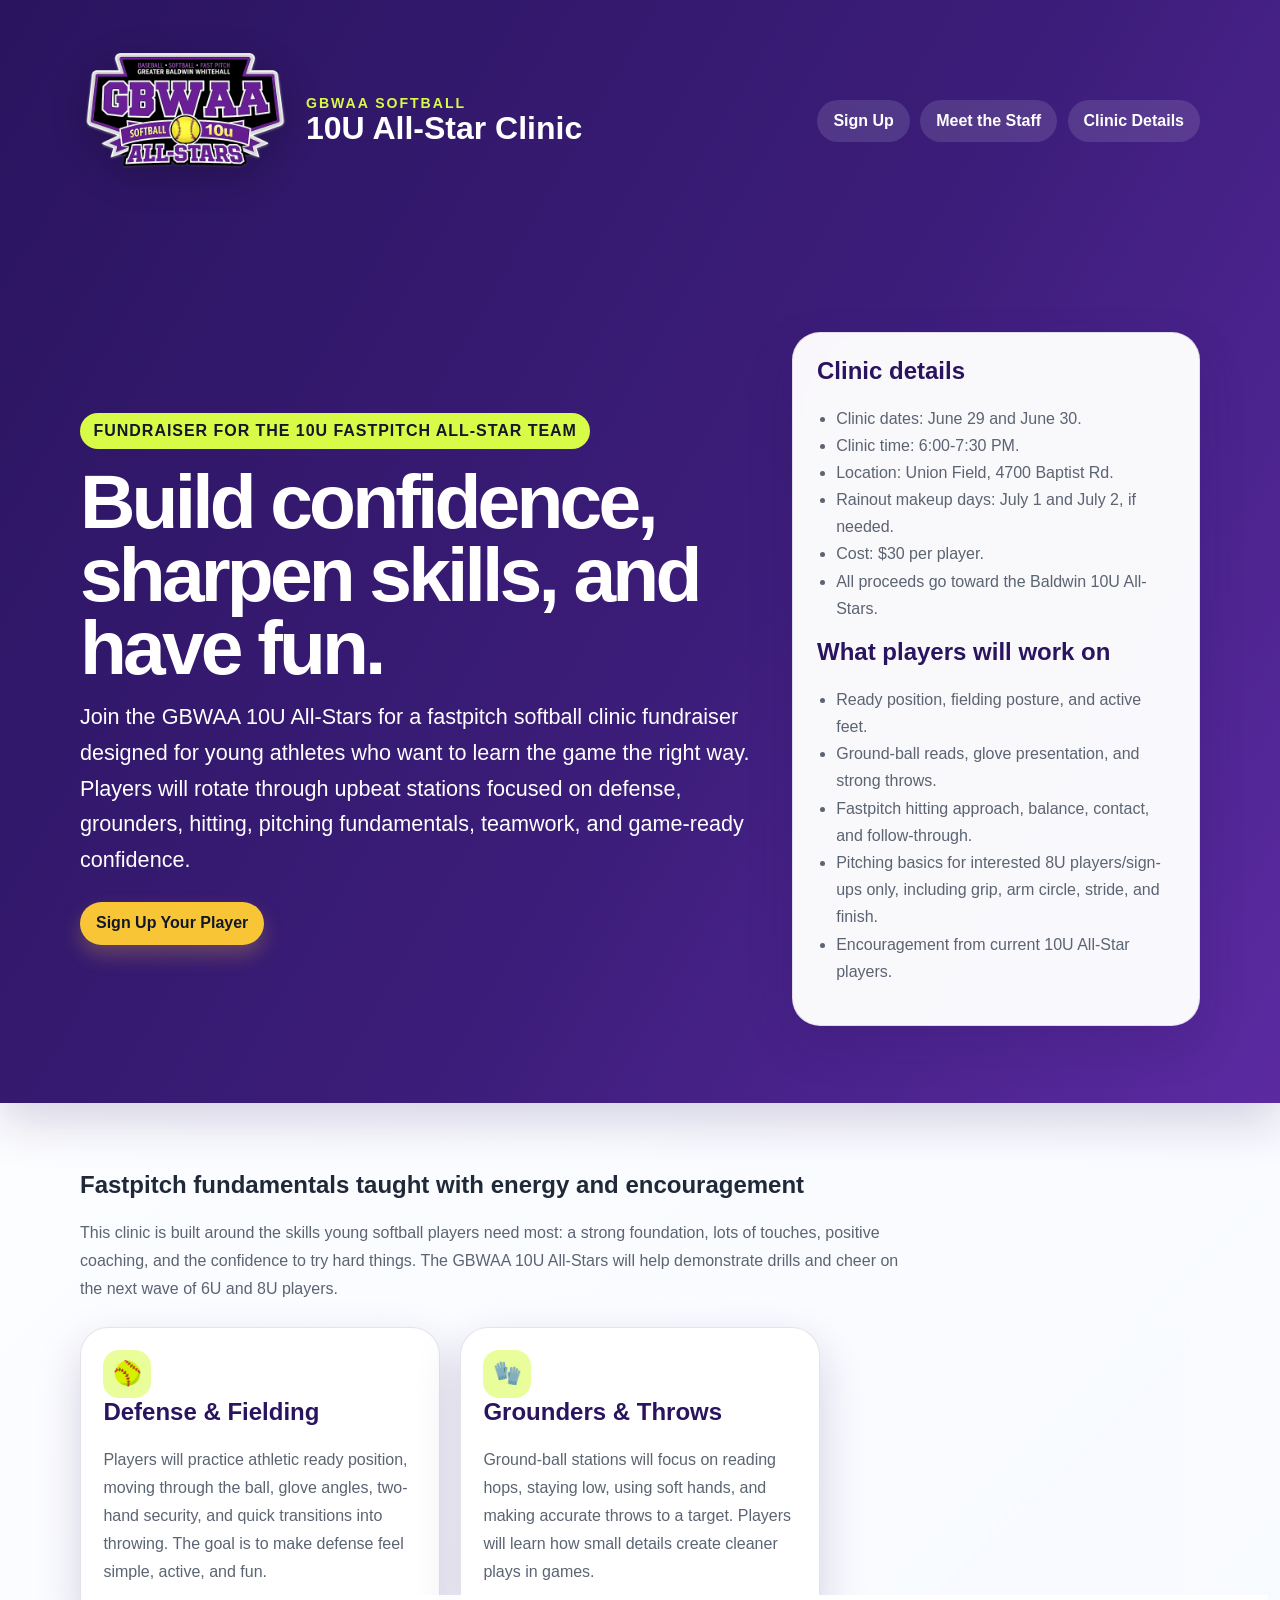
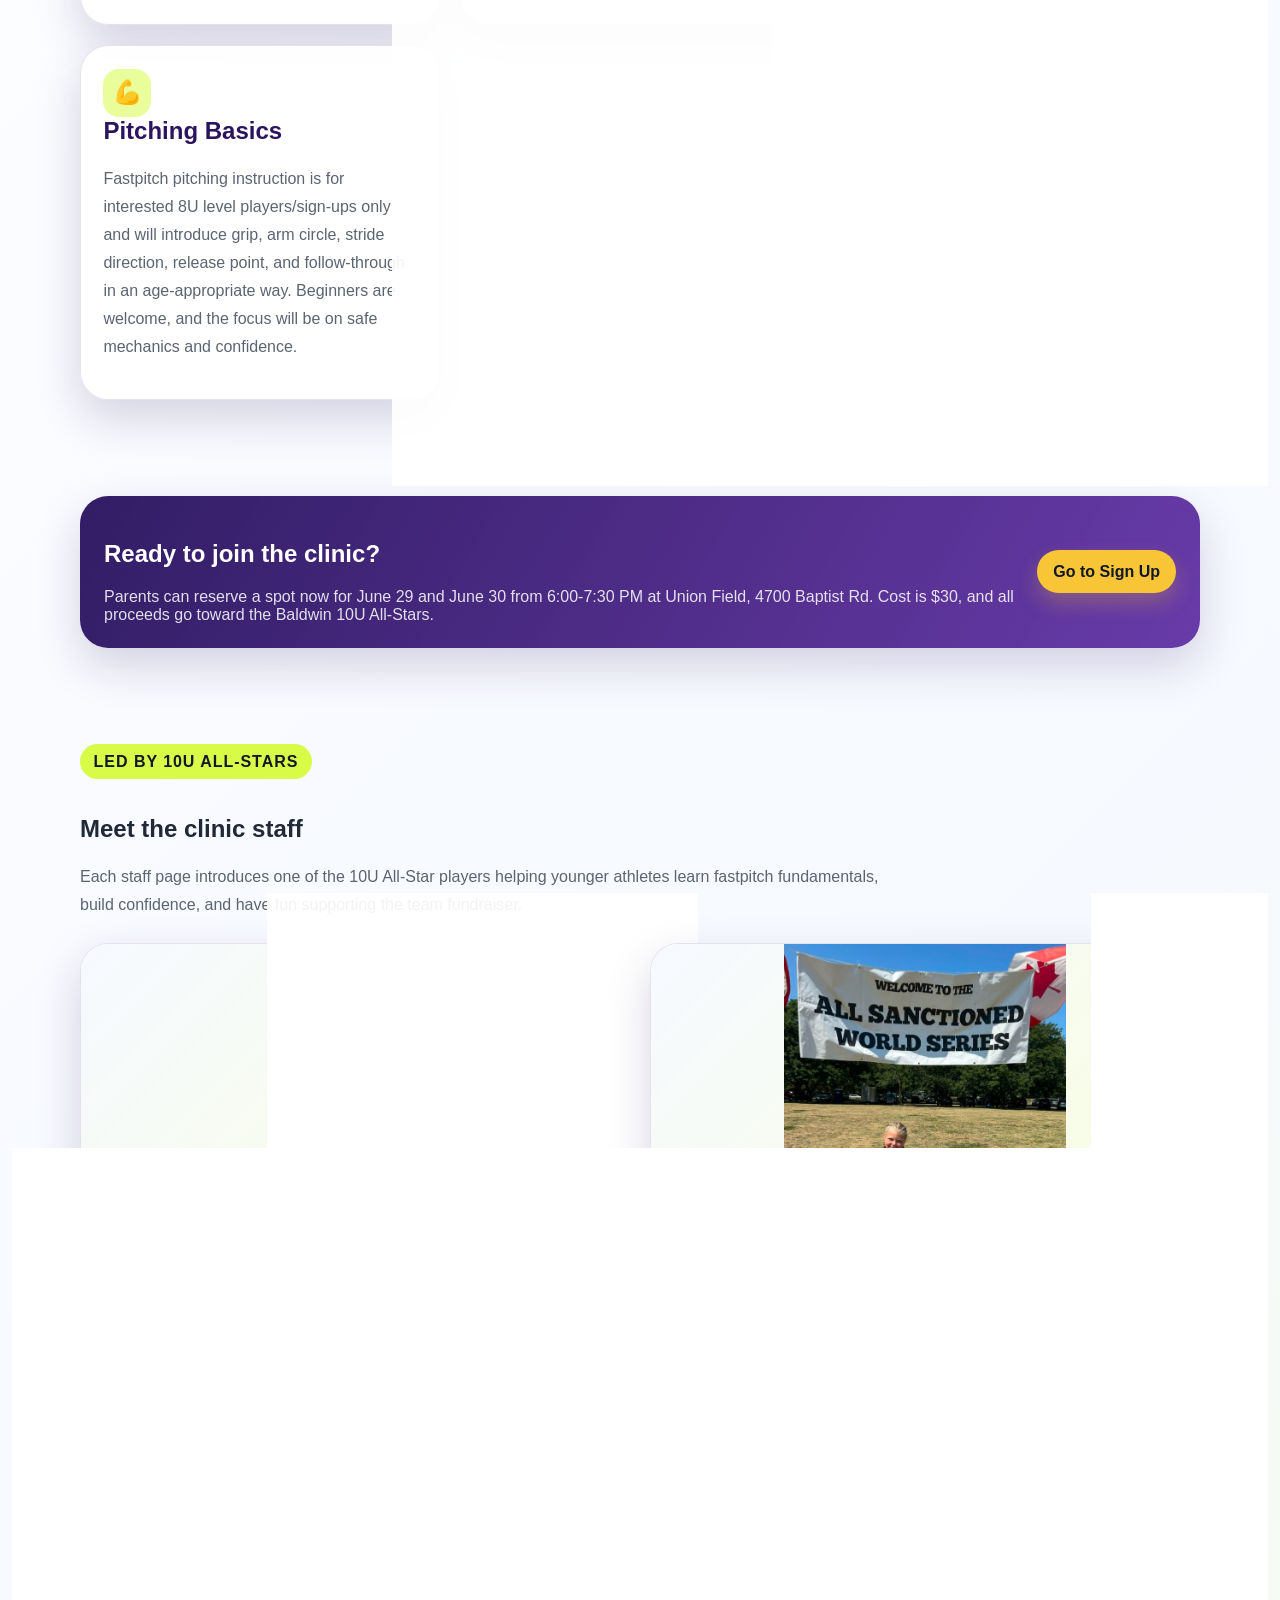
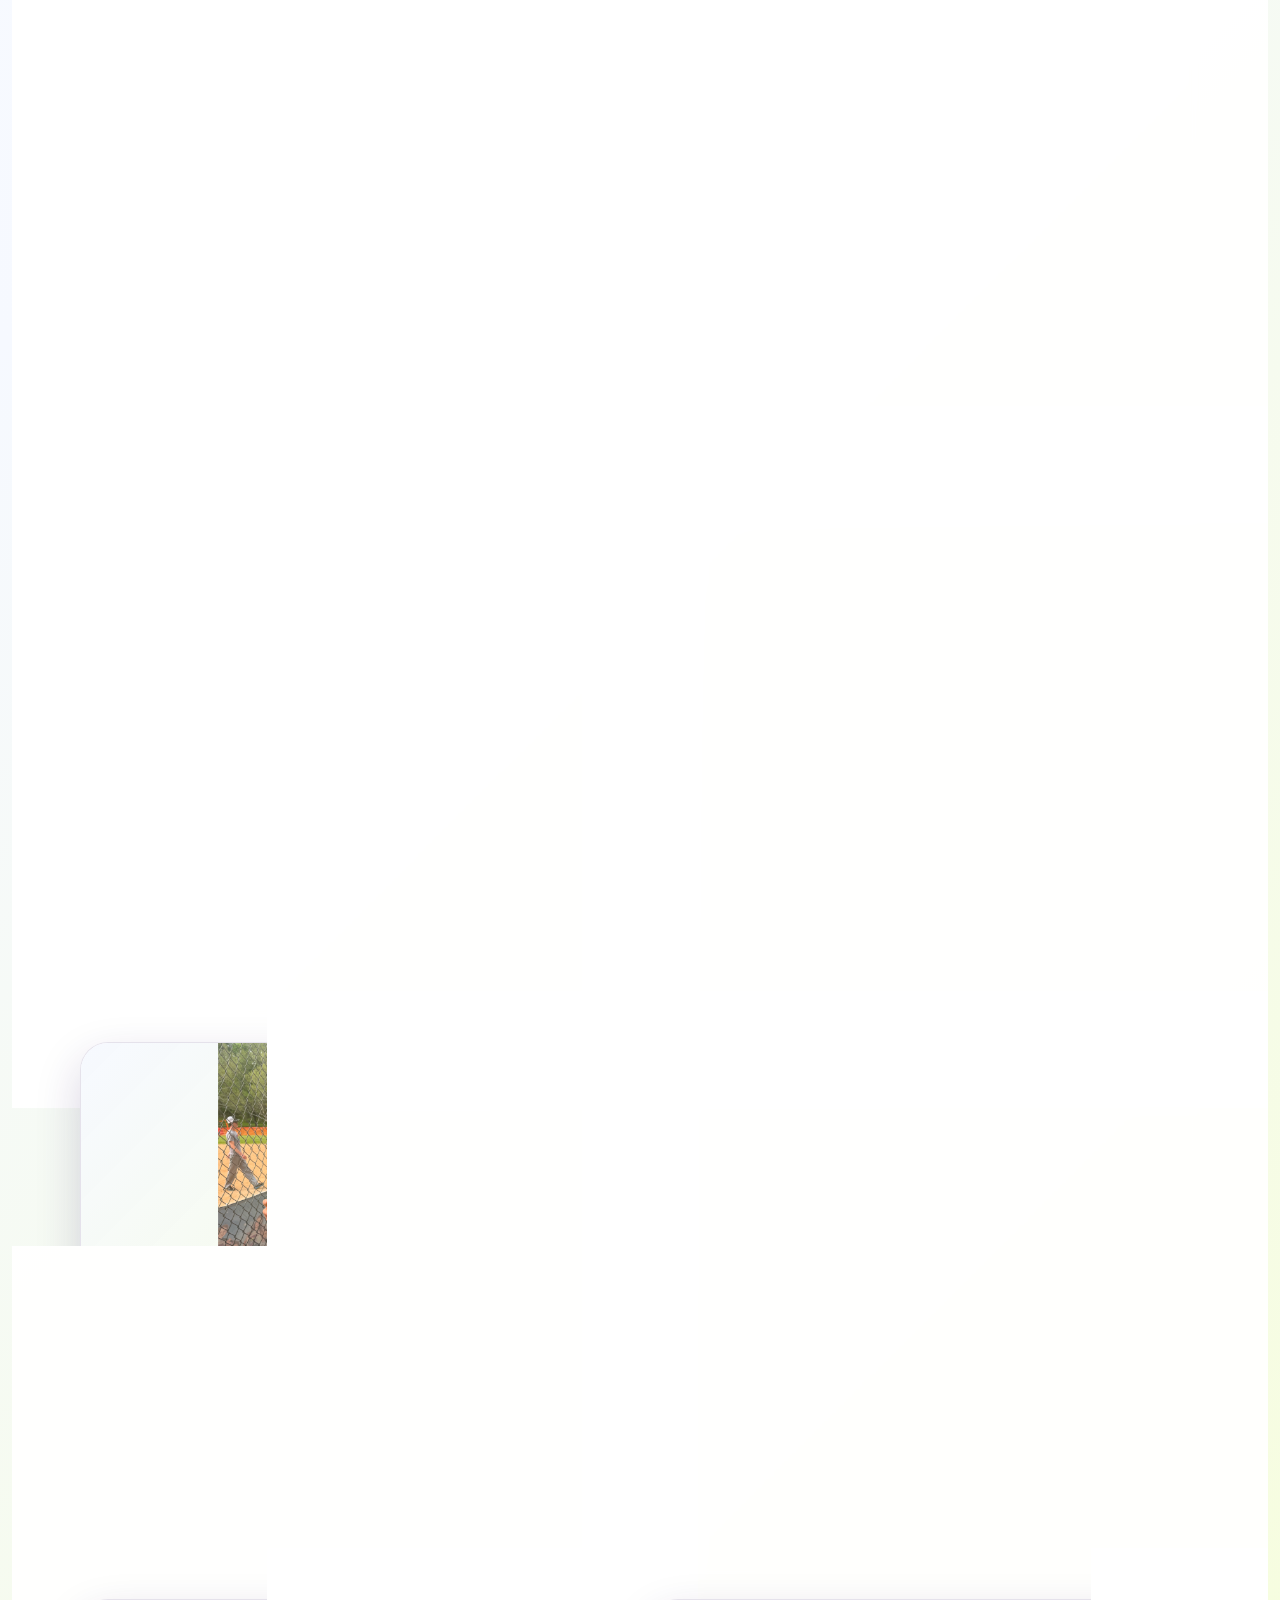
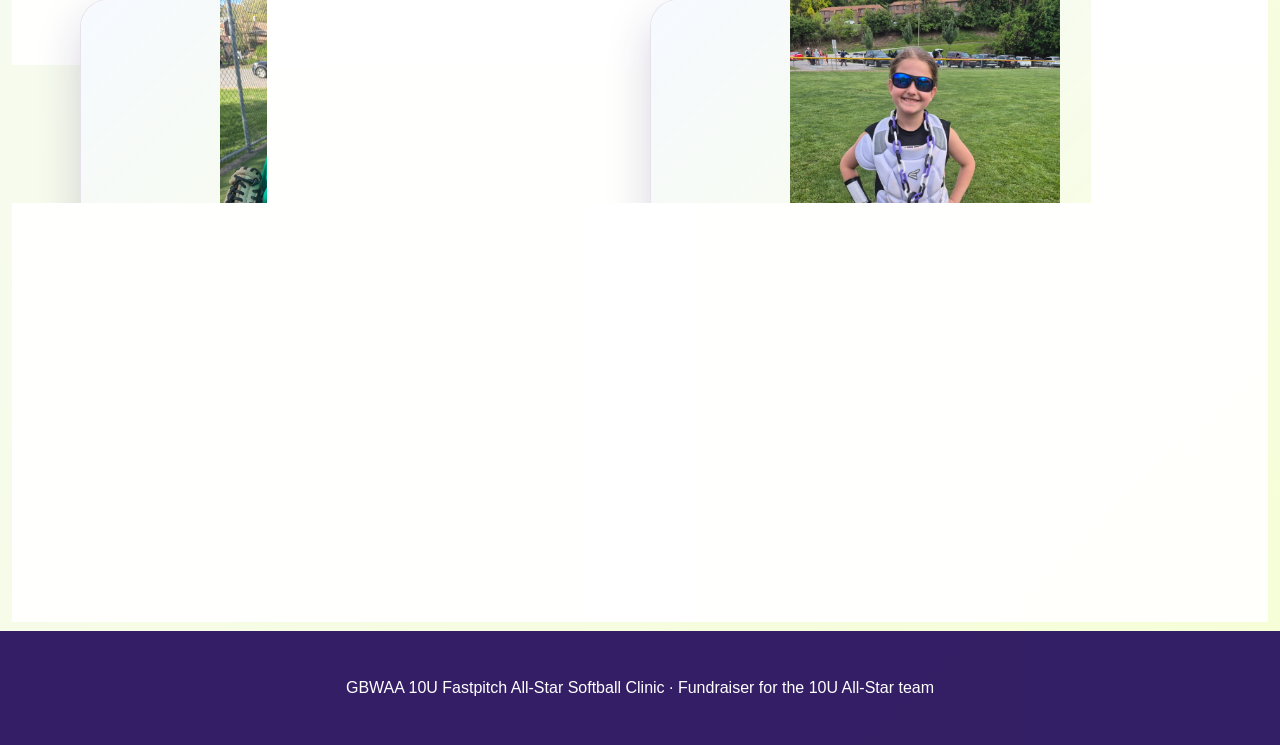
<file: index.html>
<!doctype html>
<html lang="en">
  <head>
    <meta charset="utf-8" />
    <meta name="viewport" content="width=device-width, initial-scale=1" />
    <title>GBWAA 10U All-Star Fastpitch Softball Clinic</title>
    <meta
      name="description"
      content="A fundraiser softball clinic hosted by the GBWAA 10U Fastpitch All-Star team."
    />
    <meta property="og:image" content="public/gbwaa-softball-logo.png" />
    <meta property="og:image:width" content="1024" />
    <meta property="og:image:height" content="1024" />
    <meta property="og:image:type" content="image/png" />
    <meta property="og:image:alt" content="GBWAA Softball logo" />
    <meta name="twitter:card" content="summary" />
    <meta name="twitter:image" content="public/gbwaa-softball-logo.png" />
    <link rel="stylesheet" href="public/styles.css" />
  </head>
  <body>
    <header class="banner">
      <nav class="navbar" aria-label="Primary navigation">
        <a class="brand" href="index.html">
          <img
            class="logo"
            src="public/gbwaa-softball-logo.png"
            alt="GBWAA Softball logo"
          />
          <span class="brand-text"
            ><span>GBWAA Softball</span
            ><strong>10U All-Star Clinic</strong></span
          >
        </a>
        <div class="navlinks">
          <a href="signup.html">Sign Up</a>
          <a href="meet-the-staff/index.html">Meet the Staff</a>
          <a href="#clinic-details">Clinic Details</a>
        </div>
      </nav>
      <section class="hero">
        <div>
          <span class="fundraiser-badge"
            >Fundraiser for the 10U Fastpitch All-Star Team</span
          >
          <h1>Build confidence, sharpen skills, and have fun.</h1>
          <p>
            Join the GBWAA 10U All-Stars for a fastpitch softball clinic
            fundraiser designed for young athletes who want to learn the game
            the right way. Players will rotate through upbeat stations focused
            on defense, grounders, hitting, pitching fundamentals, teamwork, and
            game-ready confidence.
          </p>
          <a class="button" href="signup.html">Sign Up Your Player</a>
        </div>
        <aside class="hero-card" aria-label="Clinic highlights">
          <h2>Clinic details</h2>
          <ul>
            <li>Clinic dates: June 29 and June 30.</li>
            <li>Clinic time: 6:00-7:30 PM.</li>
            <li>Location: Union Field, 4700 Baptist Rd.</li>
            <li>Rainout makeup days: July 1 and July 2, if needed.</li>
            <li>Cost: $30 per player.</li>
            <li>All proceeds go toward the Baldwin 10U All-Stars.</li>
          </ul>
          <h2>What players will work on</h2>
          <ul>
            <li>Ready position, fielding posture, and active feet.</li>
            <li>Ground-ball reads, glove presentation, and strong throws.</li>
            <li>
              Fastpitch hitting approach, balance, contact, and follow-through.
            </li>
            <li>
              Pitching basics for interested 8U players/sign-ups only, including
              grip, arm circle, stride, and finish.
            </li>
            <li>Encouragement from current 10U All-Star players.</li>
          </ul>
        </aside>
      </section>
    </header>

    <main>
      <section class="section" id="clinic-details">
        <div class="section-title">
          <h2>Fastpitch fundamentals taught with energy and encouragement</h2>
          <p>
            This clinic is built around the skills young softball players need
            most: a strong foundation, lots of touches, positive coaching, and
            the confidence to try hard things. The GBWAA 10U All-Stars will help
            demonstrate drills and cheer on the next wave of 6U and 8U players.
          </p>
        </div>
        <div class="grid">
          <article class="card">
            <span class="icon">🥎</span>
            <h2>Defense & Fielding</h2>
            <p>
              Players will practice athletic ready position, moving through the
              ball, glove angles, two-hand security, and quick transitions into
              throwing. The goal is to make defense feel simple, active, and
              fun.
            </p>
          </article>
          <article class="card">
            <span class="icon">🧤</span>
            <h2>Grounders & Throws</h2>
            <p>
              Ground-ball stations will focus on reading hops, staying low,
              using soft hands, and making accurate throws to a target. Players
              will learn how small details create cleaner plays in games.
            </p>
          </article>
          <article class="card">
            <span class="icon">🏏</span>
            <h2>Hitting</h2>
            <p>
              Hitters will work on stance, load, timing, balanced swings,
              contact through the ball, and finishing strong. Drills will keep
              players moving while helping them understand how to attack good
              pitches.
            </p>
          </article>
          <article class="card">
            <span class="icon">💪</span>
            <h2>Pitching Basics</h2>
            <p>
              Fastpitch pitching instruction is for interested 8U level
              players/sign-ups only and will introduce grip, arm circle, stride
              direction, release point, and follow-through in an age-appropriate
              way. Beginners are welcome, and the focus will be on safe
              mechanics and confidence.
            </p>
          </article>
          <article class="card">
            <span class="icon">⭐</span>
            <h2>Leadership</h2>
            <p>
              Clinic participants will learn from 10U All-Star players who
              remember what it felt like to be new to the game. The day is about
              building skills while showing younger players what teamwork looks
              like.
            </p>
          </article>
          <article class="card">
            <span class="icon">📣</span>
            <h2>All-Star Fundraiser</h2>
            <p>
              Every $30 sign-up supports the Baldwin 10U All-Stars. Clinic dates
              are June 29 and June 30 from 6:00-7:30 PM at Union Field, 4700
              Baptist Rd, with July 1 and July 2 reserved as rainout makeup days
              if needed.
            </p>
          </article>
        </div>
      </section>

      <section class="section">
        <div class="callout">
          <div>
            <h2>Ready to join the clinic?</h2>
            <p>
              Parents can reserve a spot now for June 29 and June 30 from
              6:00-7:30 PM at Union Field, 4700 Baptist Rd. Cost is $30, and all
              proceeds go toward the Baldwin 10U All-Stars.
            </p>
          </div>
          <a class="button" href="signup.html">Go to Sign Up</a>
        </div>
      </section>

      <section class="section" id="staff-preview">
        <div class="section-title">
          <span class="fundraiser-badge">Led by 10U All-Stars</span>
          <h2>Meet the clinic staff</h2>
          <p>
            Each staff page introduces one of the 10U All-Star players helping
            younger athletes learn fastpitch fundamentals, build confidence, and
            have fun supporting the team fundraiser.
          </p>
        </div>
        <div class="two-grid" data-randomize-staff>
          <article class="card staff-card">
            <img
              src="meet-the-staff/Izzy.jpg"
              alt="Izzy, GBWAA 10U All-Star staff member"
            />
            <div class="staff-card-content">
              <h2>Izzy</h2>
              <p>
                Pitcher, competitor, teammate, and South Hills Elite 9U player.
              </p>
              <a class="button secondary" href="meet-the-staff/Izzy.html"
                >Visit Izzy's Page</a
              >
            </div>
          </article>
          <article class="card staff-card">
            <img
              src="meet-the-staff/Ella.jpg"
              alt="Ella, GBWAA 10U All-Star staff member"
            />
            <div class="staff-card-content">
              <h2>Ella</h2>
              <p>
                Ace pitcher, leader, teammate, and South Hills Elite 9U player.
              </p>
              <a class="button secondary" href="meet-the-staff/Ella.html"
                >Visit Ella's Page</a
              >
            </div>
          </article>
          <article class="card staff-card">
            <img
              src="meet-the-staff/Makenzie.jpg"
              alt="Makenzie, GBWAA 10U All-Star staff member"
            />
            <div class="staff-card-content">
              <h2>Makenzie</h2>
              <p>
                Catcher, power hitter, teammate, and South Hills Elite 9U
                player.
              </p>
              <a class="button secondary" href="meet-the-staff/Makenzie.html"
                >Visit Makenzie's Page</a
              >
            </div>
          </article>
          <article class="card staff-card">
            <img
              src="meet-the-staff/Amelia.jpg"
              alt="Amelia, GBWAA 10U All-Star staff member"
            />
            <div class="staff-card-content">
              <h2>Amelia</h2>
              <p>
                Power hitter, catcher, teammate, and South Hills Elite player.
              </p>
              <a class="button secondary" href="meet-the-staff/Amelia.html"
                >Visit Amelia's Page</a
              >
            </div>
          </article>
          <article class="card staff-card">
            <img
              src="meet-the-staff/Aniya.jpg"
              alt="Aniya, GBWAA 10U All-Star staff member"
            />
            <div class="staff-card-content">
              <h2>Aniya</h2>
              <p>
                Big power hitter, corner infielder, teammate, and Devil Dogs 10U
                player.
              </p>
              <a class="button secondary" href="meet-the-staff/Aniya.html"
                >Visit Aniya's Page</a
              >
            </div>
          </article>
          <article class="card staff-card">
            <img
              src="meet-the-staff/Aubrey.jpg"
              alt="Aubrey, GBWAA 10U All-Star staff member"
            />
            <div class="staff-card-content">
              <h2>Aubrey</h2>
              <p>Utility player, teammate, and South Hills Elite 9U player.</p>
              <a class="button secondary" href="meet-the-staff/Aubrey.html"
                >Visit Aubrey's Page</a
              >
            </div>
          </article>
          <article class="card staff-card">
            <img
              src="meet-the-staff/Avery.jpg"
              alt="Avery, GBWAA 10U All-Star staff member"
            />
            <div class="staff-card-content">
              <h2>Avery</h2>
              <p>
                Power hitter, defensive standout, teammate, and Devil Dogs 10U
                player.
              </p>
              <a class="button secondary" href="meet-the-staff/Avery.html"
                >Visit Avery's Page</a
              >
            </div>
          </article>
          <article class="card staff-card">
            <img
              src="meet-the-staff/Bella.jpg"
              alt="Bella, GBWAA 10U All-Star staff member"
            />
            <div class="staff-card-content">
              <h2>Bella</h2>
              <p>Pitcher, All-Star, and teammate.</p>
              <a class="button secondary" href="meet-the-staff/Bella.html"
                >Visit Bella's Page</a
              >
            </div>
          </article>
          <article class="card staff-card">
            <img
              src="meet-the-staff/Callie.jpg"
              alt="Callie, GBWAA 10U All-Star staff member"
            />
            <div class="staff-card-content">
              <h2>Callie</h2>
              <p>Catcher, teammate, All-Star, and Devil Dogs 10U player.</p>
              <a class="button secondary" href="meet-the-staff/Callie.html"
                >Visit Callie's Page</a
              >
            </div>
          </article>
          <article class="card staff-card">
            <img
              src="meet-the-staff/Lucca.jpg"
              alt="Lucca, GBWAA 10U All-Star staff member"
            />
            <div class="staff-card-content">
              <h2>Lucca</h2>
              <p>
                Ace pitcher, competitor, teammate, and Devil Dogs 10U player.
              </p>
              <a class="button secondary" href="meet-the-staff/Lucca.html"
                >Visit Lucca's Page</a
              >
            </div>
          </article>
        </div>
      </section>
    </main>

    <footer>
      <p>
        GBWAA 10U Fastpitch All-Star Softball Clinic · Fundraiser for the 10U
        All-Star team
      </p>
    </footer>
    <script src="public/staff-randomizer.js" defer></script>
  </body>
</html>
</file>
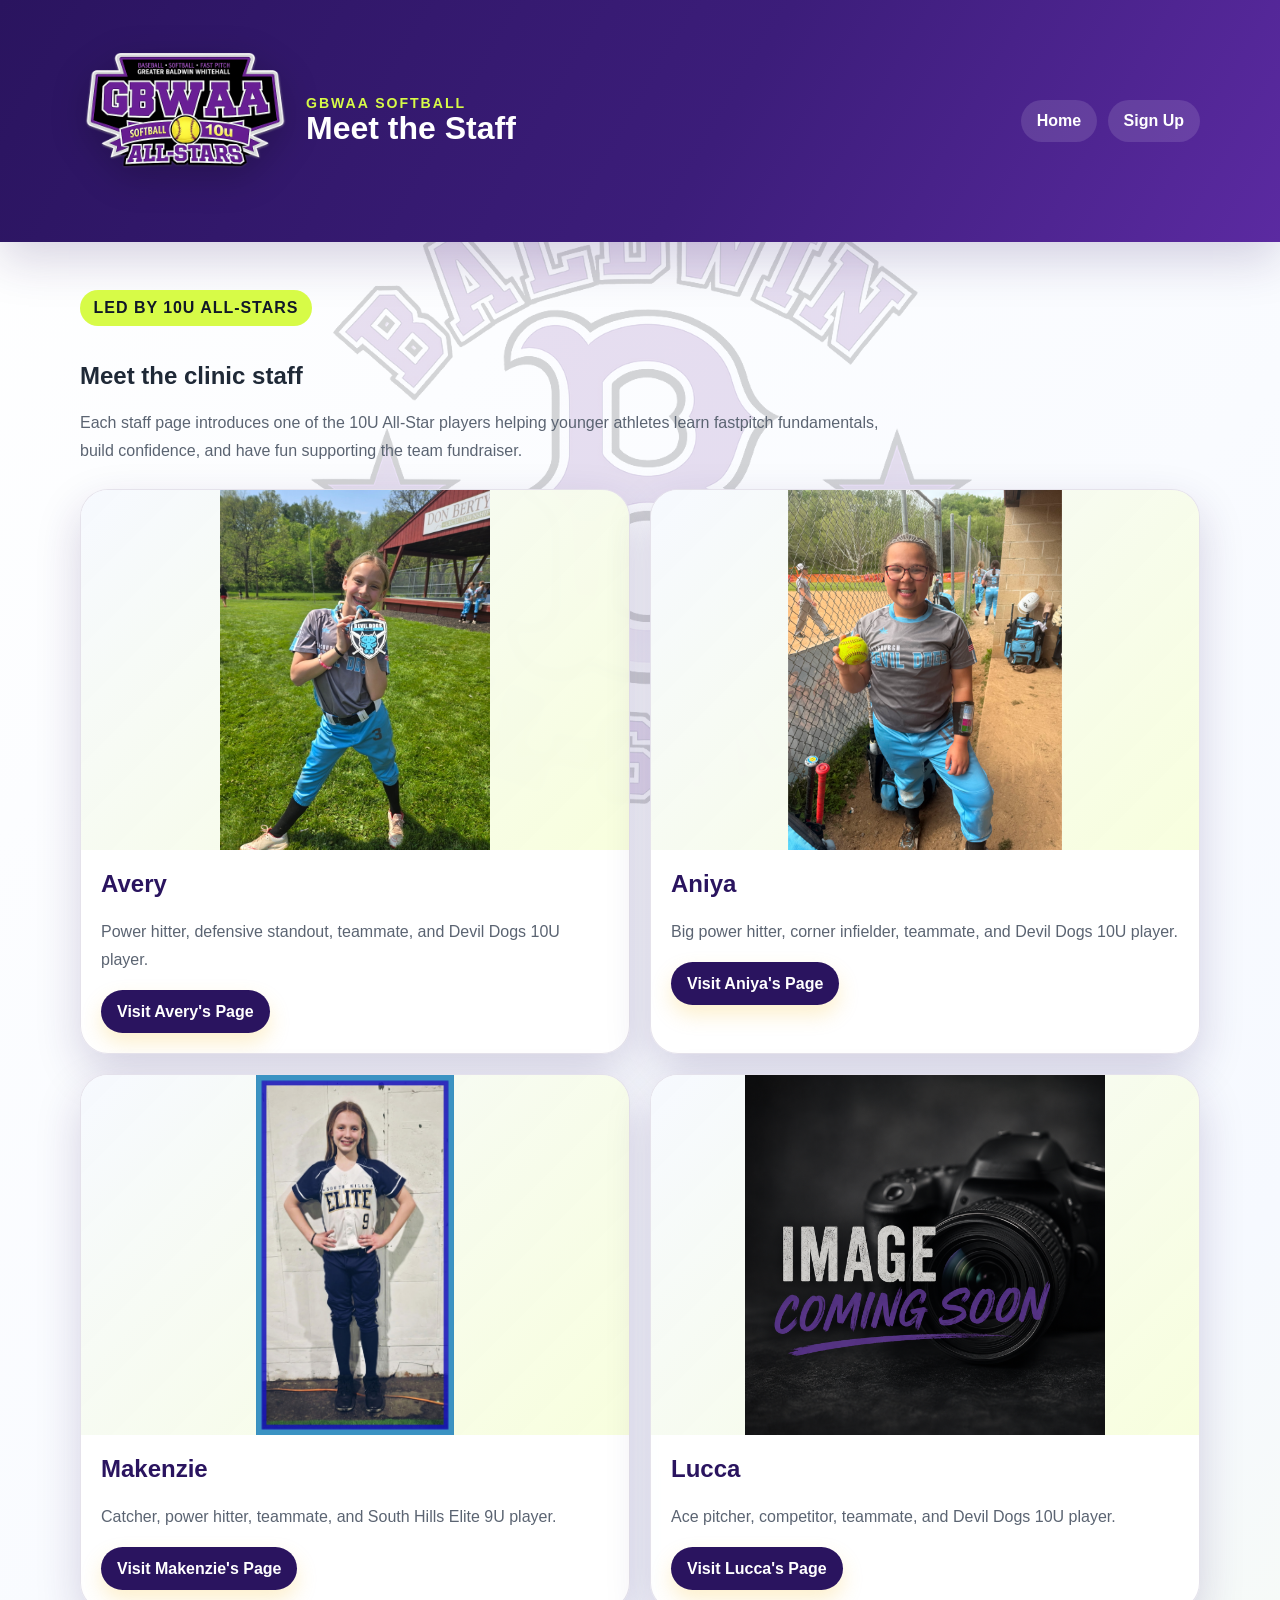
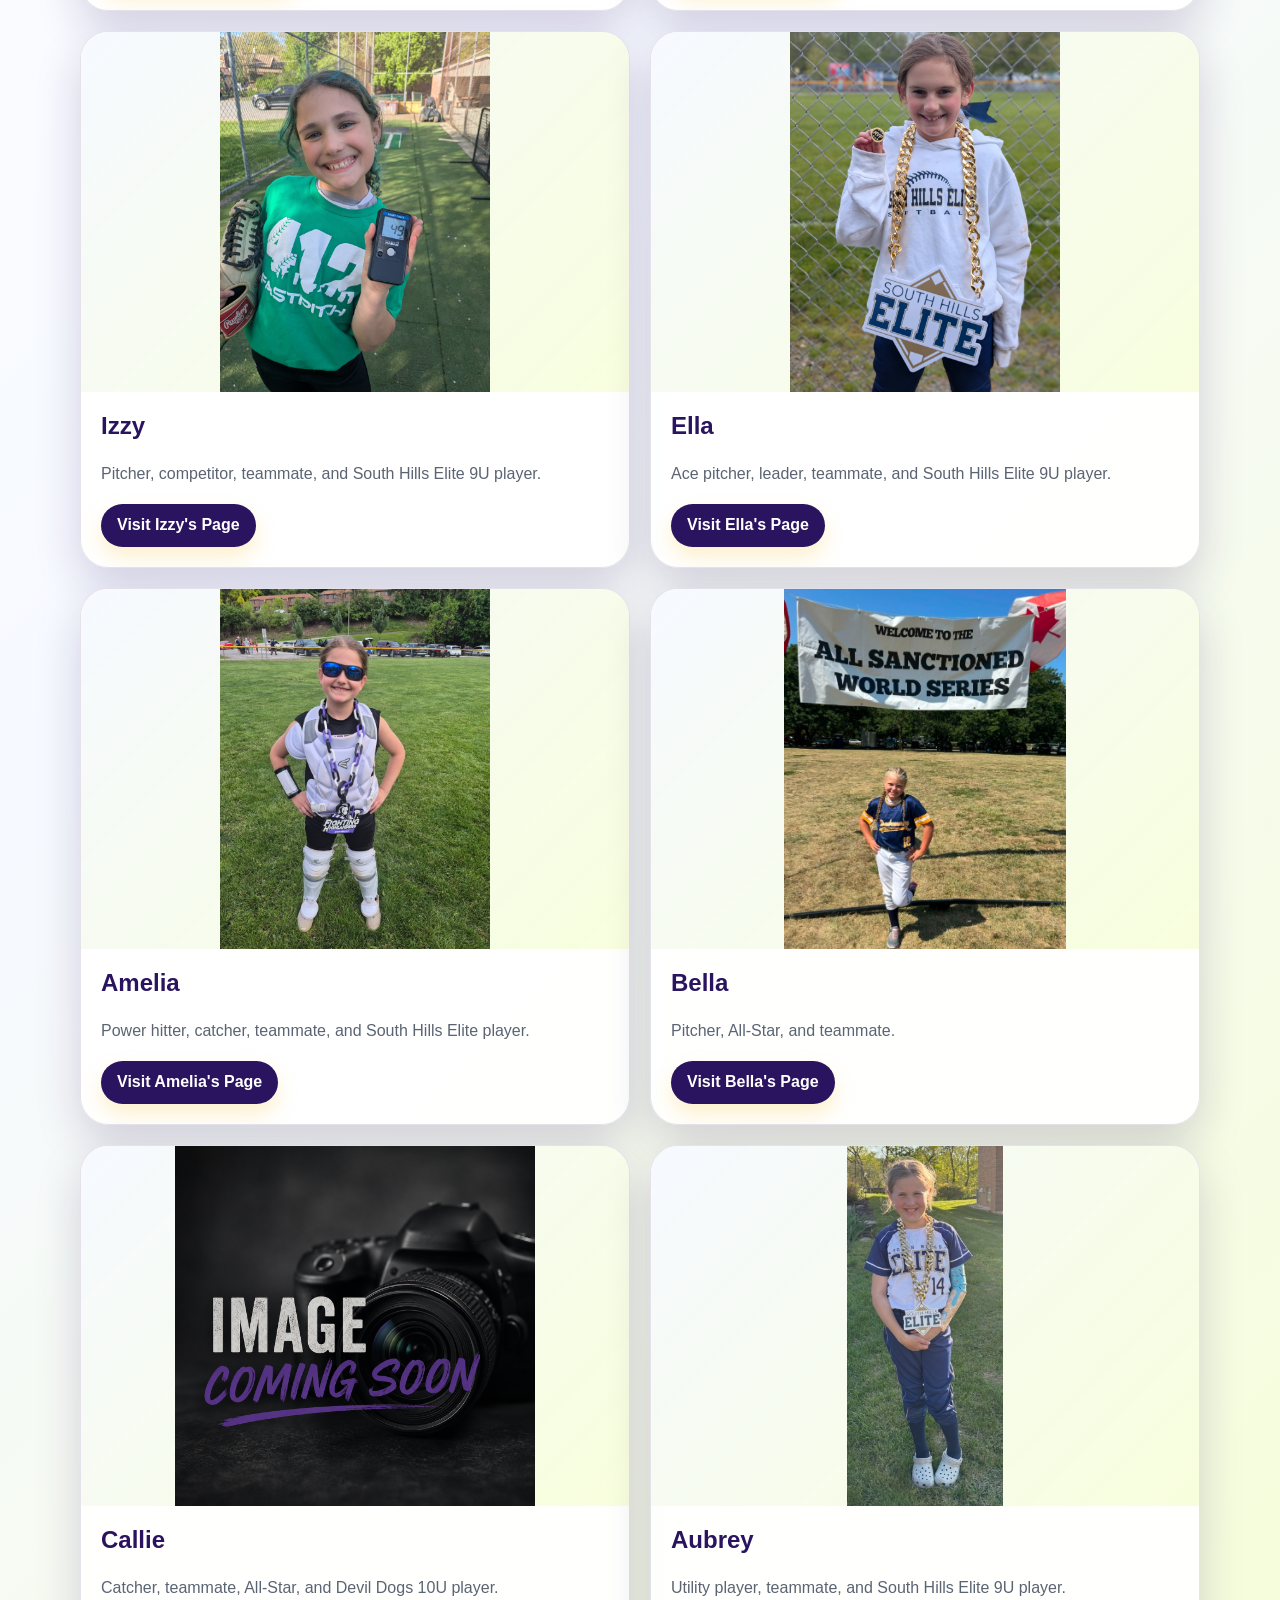
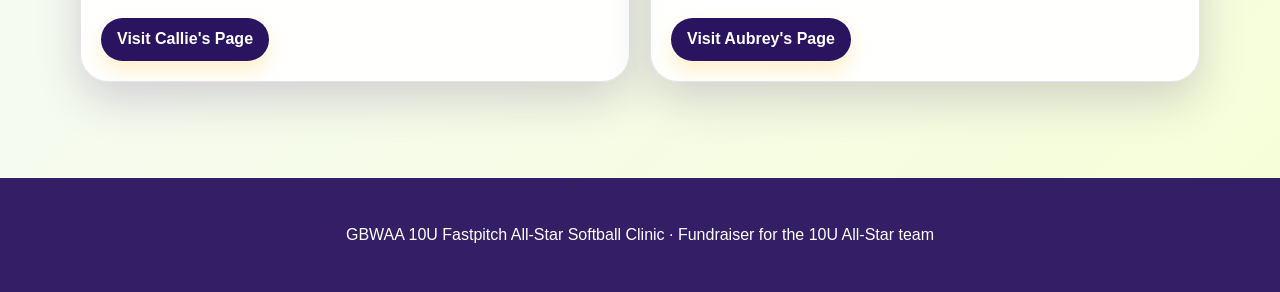
<file: meet-the-staff/index.html>
<!doctype html>
<html lang="en">
  <head>
    <meta charset="utf-8" />
    <meta name="viewport" content="width=device-width, initial-scale=1" />
    <title>Meet the Staff | GBWAA 10U All-Star Clinic</title>
    <meta
      name="description"
      content="Meet the GBWAA 10U All-Star players helping with the fastpitch softball clinic."
    />
    <meta property="og:image" content="../public/gbwaa-softball-logo.png" />
    <meta property="og:image:width" content="1024" />
    <meta property="og:image:height" content="1024" />
    <meta property="og:image:type" content="image/png" />
    <meta property="og:image:alt" content="GBWAA Softball logo" />
    <meta name="twitter:card" content="summary" />
    <meta name="twitter:image" content="../public/gbwaa-softball-logo.png" />
    <link rel="stylesheet" href="../public/styles.css" />
  </head>
  <body>
    <header class="banner">
      <nav class="navbar" aria-label="Primary navigation">
        <a class="brand" href="../index.html">
          <img
            class="logo"
            src="../public/gbwaa-softball-logo.png"
            alt="GBWAA Softball logo"
          />
          <span class="brand-text"
            ><span>GBWAA Softball</span><strong>Meet the Staff</strong></span
          >
        </a>
        <div class="navlinks">
          <a href="../index.html">Home</a>
          <a href="../signup.html">Sign Up</a>
        </div>
      </nav>
    </header>

    <main>
      <section class="section">
        <div class="section-title">
          <span class="fundraiser-badge">Led by 10U All-Stars</span>
          <h1>Meet the clinic staff</h1>
          <p>
            Each staff page introduces one of the 10U All-Star players helping
            younger athletes learn fastpitch fundamentals, build confidence, and
            have fun supporting the team fundraiser.
          </p>
        </div>
        <div class="two-grid" data-randomize-staff>
          <article class="card staff-card">
            <img src="Izzy.jpg" alt="Izzy, GBWAA 10U All-Star staff member" />
            <div class="staff-card-content">
              <h2>Izzy</h2>
              <p>
                Pitcher, competitor, teammate, and South Hills Elite 9U player.
              </p>
              <a class="button secondary" href="Izzy.html">Visit Izzy's Page</a>
            </div>
          </article>
          <article class="card staff-card">
            <img src="Ella.jpg" alt="Ella, GBWAA 10U All-Star staff member" />
            <div class="staff-card-content">
              <h2>Ella</h2>
              <p>
                Ace pitcher, leader, teammate, and South Hills Elite 9U player.
              </p>
              <a class="button secondary" href="Ella.html">Visit Ella's Page</a>
            </div>
          </article>
          <article class="card staff-card">
            <img
              src="Makenzie.jpg"
              alt="Makenzie, GBWAA 10U All-Star staff member"
            />
            <div class="staff-card-content">
              <h2>Makenzie</h2>
              <p>
                Catcher, power hitter, teammate, and South Hills Elite 9U
                player.
              </p>
              <a class="button secondary" href="Makenzie.html"
                >Visit Makenzie's Page</a
              >
            </div>
          </article>
          <article class="card staff-card">
            <img
              src="Amelia.jpg"
              alt="Amelia, GBWAA 10U All-Star staff member"
            />
            <div class="staff-card-content">
              <h2>Amelia</h2>
              <p>
                Power hitter, catcher, teammate, and South Hills Elite player.
              </p>
              <a class="button secondary" href="Amelia.html"
                >Visit Amelia's Page</a
              >
            </div>
          </article>
          <article class="card staff-card">
            <img src="Aniya.jpg" alt="Aniya, GBWAA 10U All-Star staff member" />
            <div class="staff-card-content">
              <h2>Aniya</h2>
              <p>
                Big power hitter, corner infielder, teammate, and Devil Dogs 10U
                player.
              </p>
              <a class="button secondary" href="Aniya.html"
                >Visit Aniya's Page</a
              >
            </div>
          </article>
          <article class="card staff-card">
            <img
              src="Aubrey.jpg"
              alt="Aubrey, GBWAA 10U All-Star staff member"
            />
            <div class="staff-card-content">
              <h2>Aubrey</h2>
              <p>Utility player, teammate, and South Hills Elite 9U player.</p>
              <a class="button secondary" href="Aubrey.html"
                >Visit Aubrey's Page</a
              >
            </div>
          </article>
          <article class="card staff-card">
            <img src="Avery.jpg" alt="Avery, GBWAA 10U All-Star staff member" />
            <div class="staff-card-content">
              <h2>Avery</h2>
              <p>
                Power hitter, defensive standout, teammate, and Devil Dogs 10U
                player.
              </p>
              <a class="button secondary" href="Avery.html"
                >Visit Avery's Page</a
              >
            </div>
          </article>
          <article class="card staff-card">
            <img src="Bella.jpg" alt="Bella, GBWAA 10U All-Star staff member" />
            <div class="staff-card-content">
              <h2>Bella</h2>
              <p>Pitcher, All-Star, and teammate.</p>
              <a class="button secondary" href="Bella.html"
                >Visit Bella's Page</a
              >
            </div>
          </article>
          <article class="card staff-card">
            <img
              src="Callie.jpg"
              alt="Callie, GBWAA 10U All-Star staff member"
            />
            <div class="staff-card-content">
              <h2>Callie</h2>
              <p>Catcher, teammate, All-Star, and Devil Dogs 10U player.</p>
              <a class="button secondary" href="Callie.html"
                >Visit Callie's Page</a
              >
            </div>
          </article>
          <article class="card staff-card">
            <img src="Lucca.jpg" alt="Lucca, GBWAA 10U All-Star staff member" />
            <div class="staff-card-content">
              <h2>Lucca</h2>
              <p>
                Ace pitcher, competitor, teammate, and Devil Dogs 10U player.
              </p>
              <a class="button secondary" href="Lucca.html"
                >Visit Lucca's Page</a
              >
            </div>
          </article>
        </div>
      </section>
    </main>

    <footer>
      <p>
        GBWAA 10U Fastpitch All-Star Softball Clinic · Fundraiser for the 10U
        All-Star team
      </p>
    </footer>
    <script src="../public/staff-randomizer.js" defer></script>
  </body>
</html>
</file>
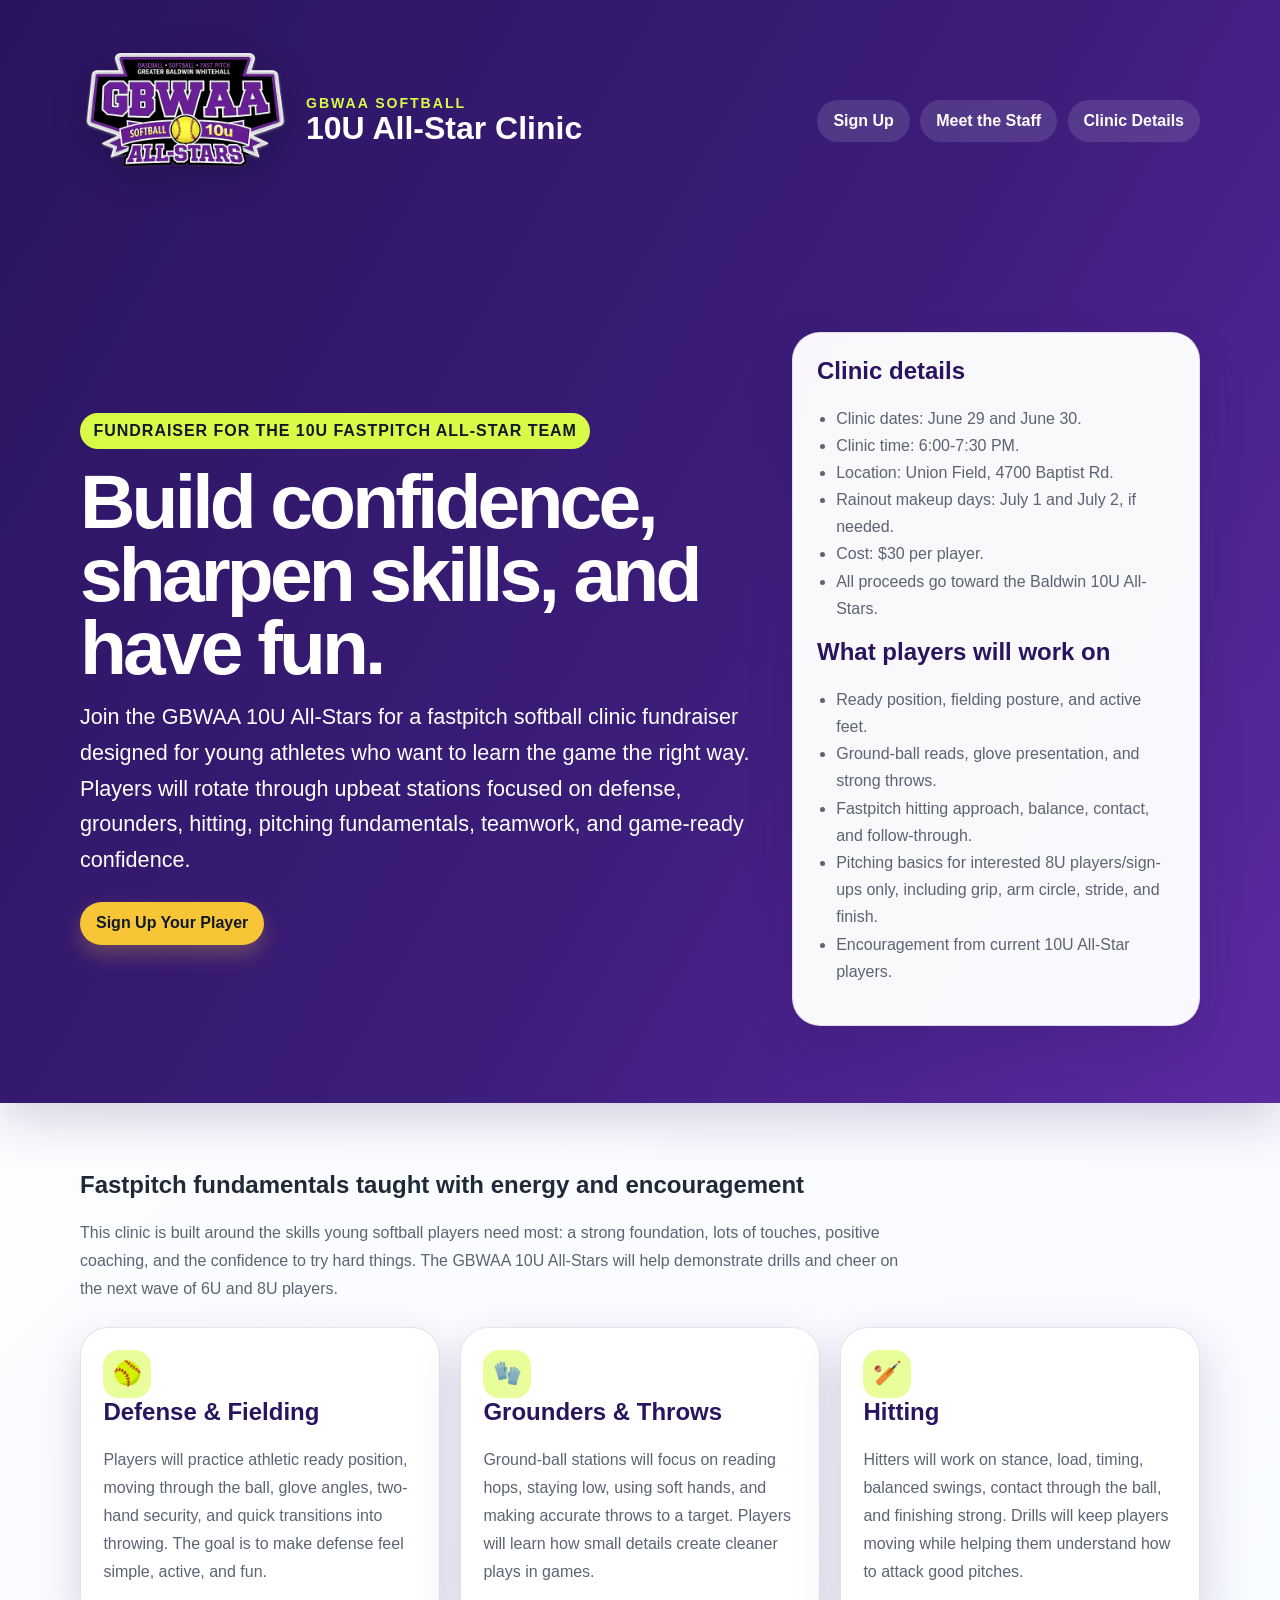
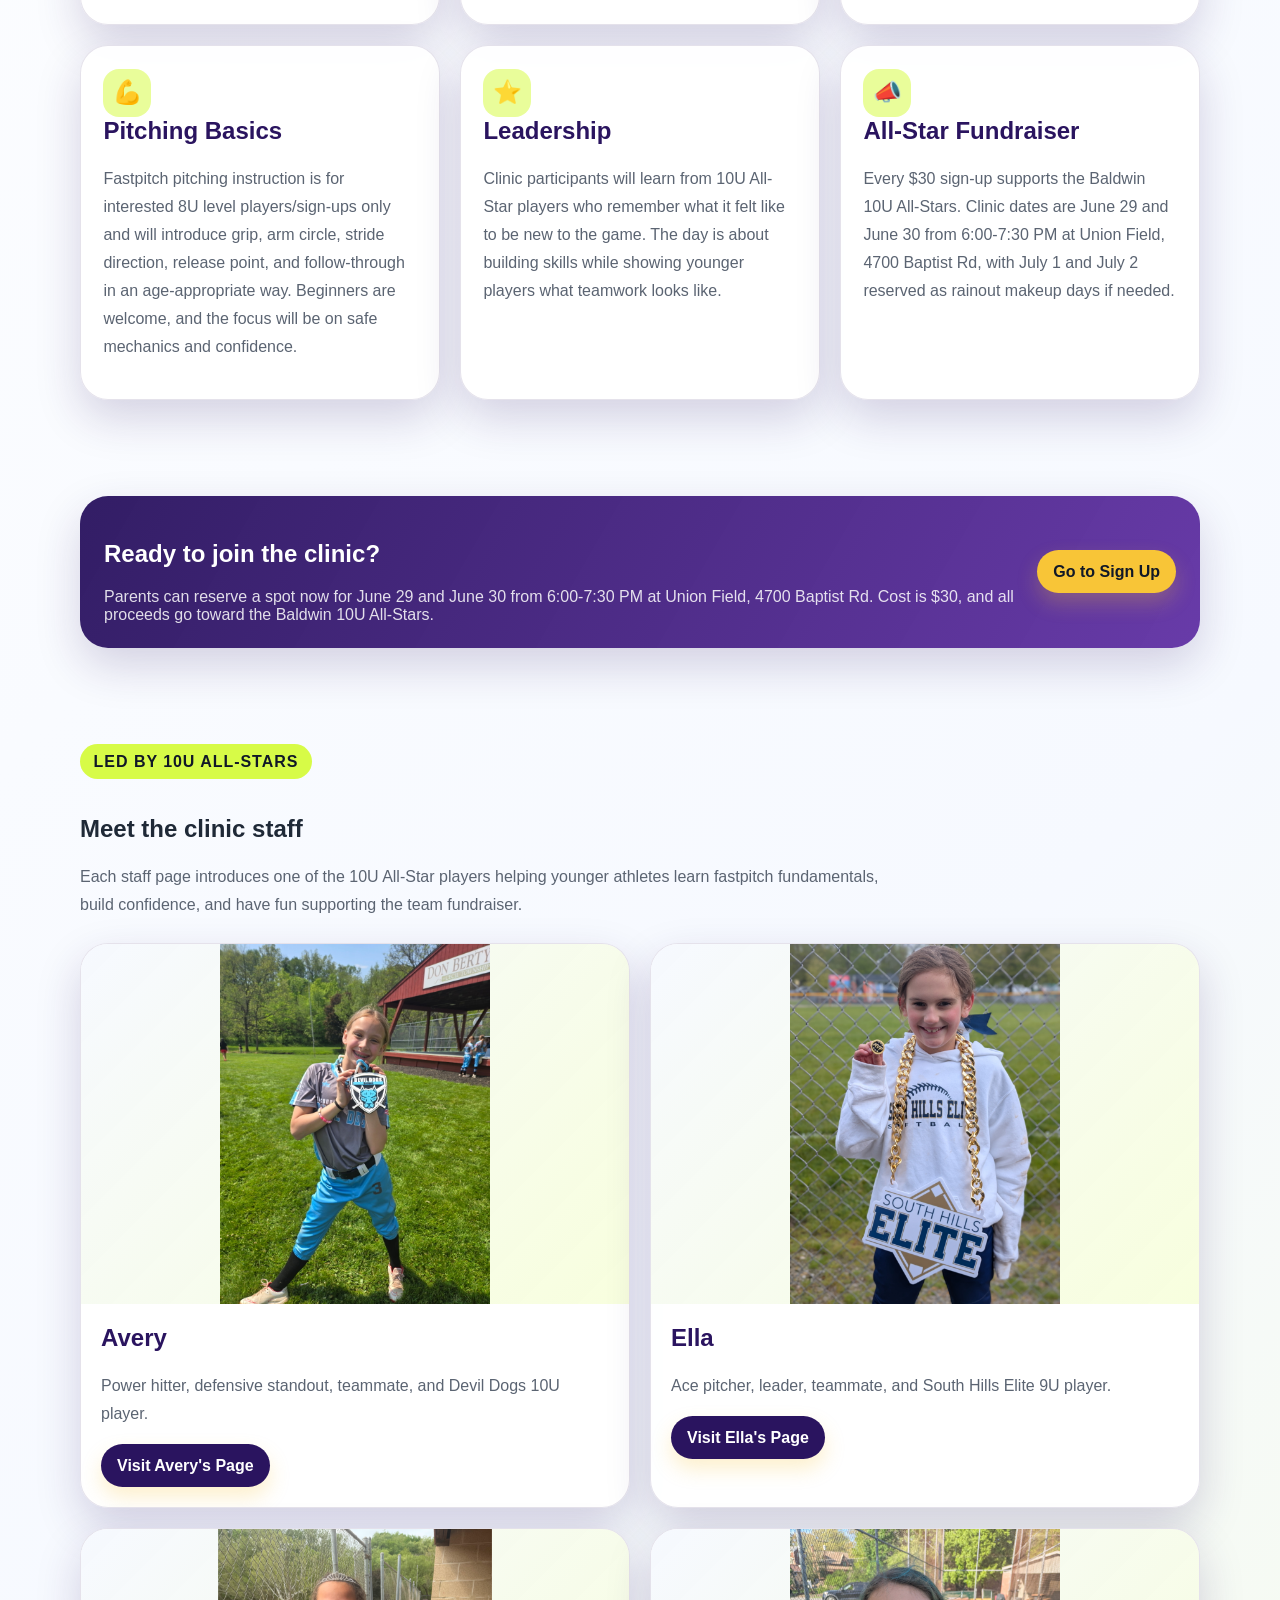
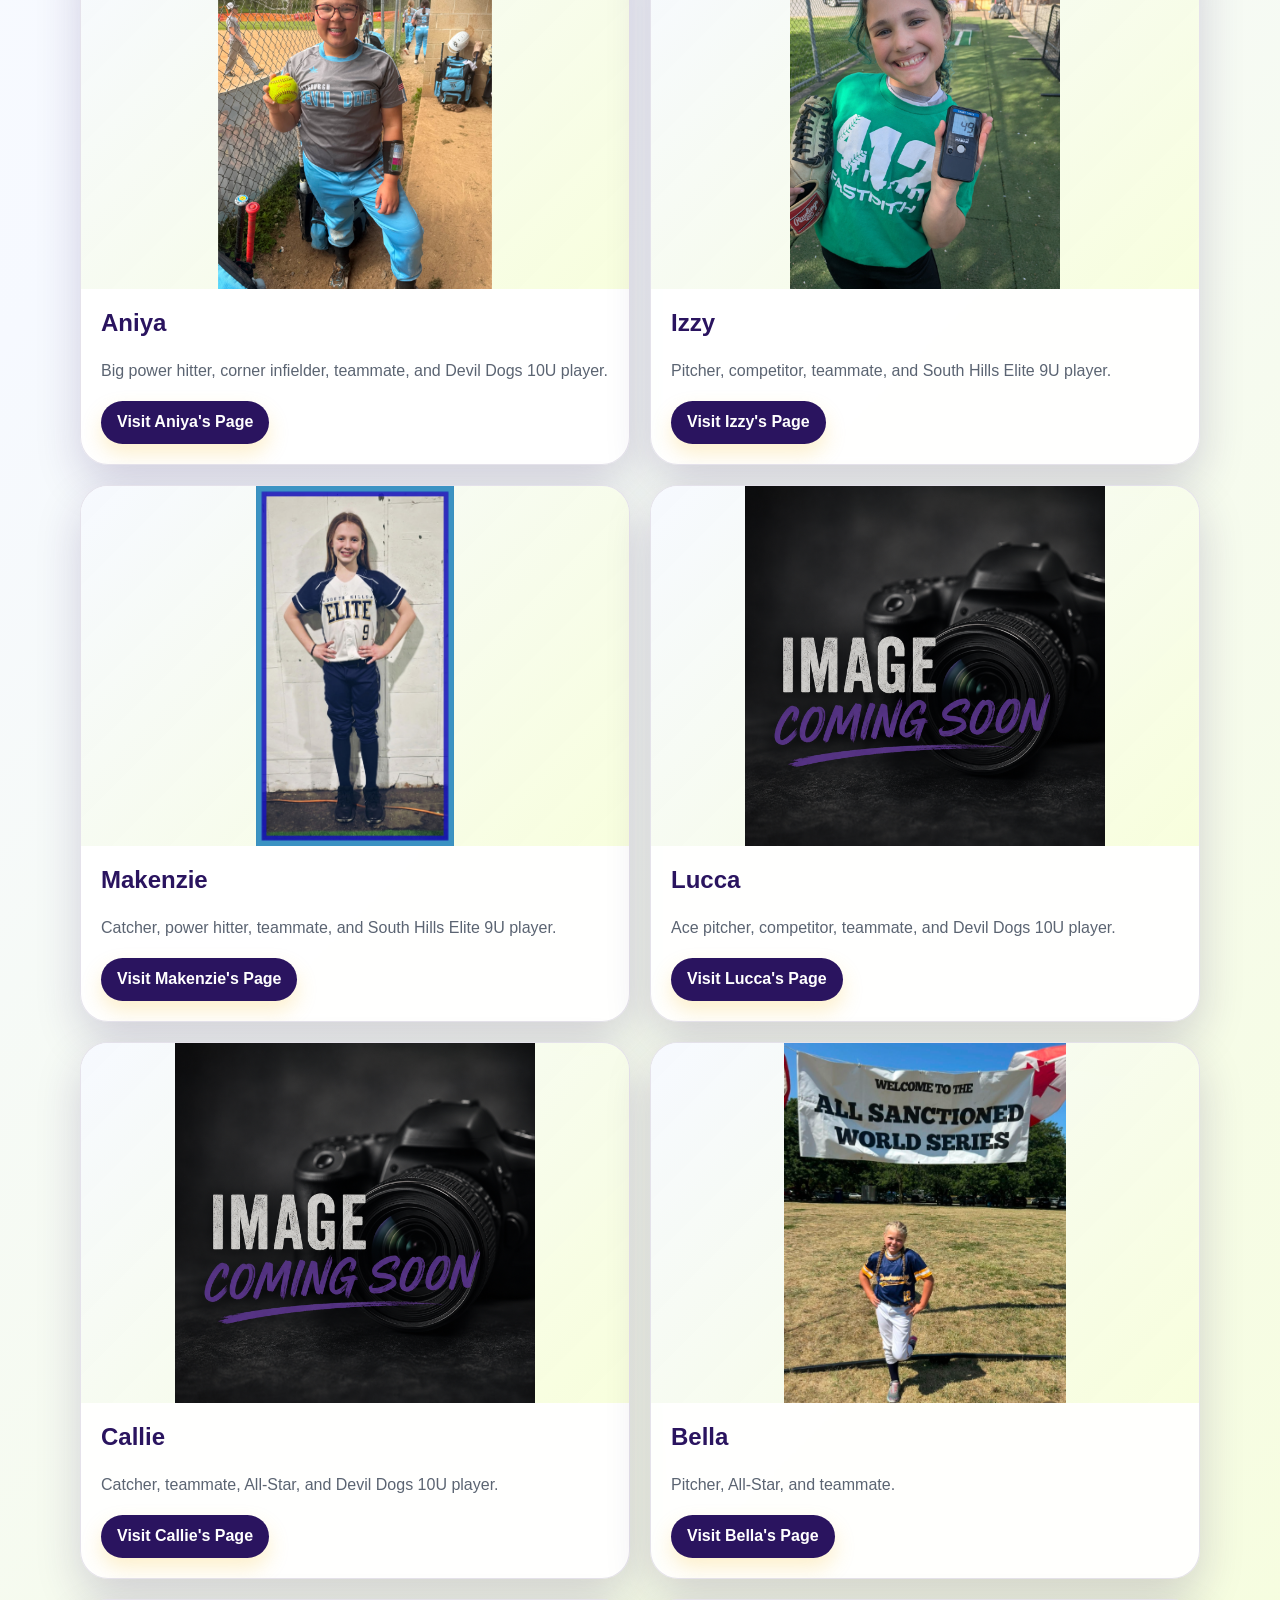
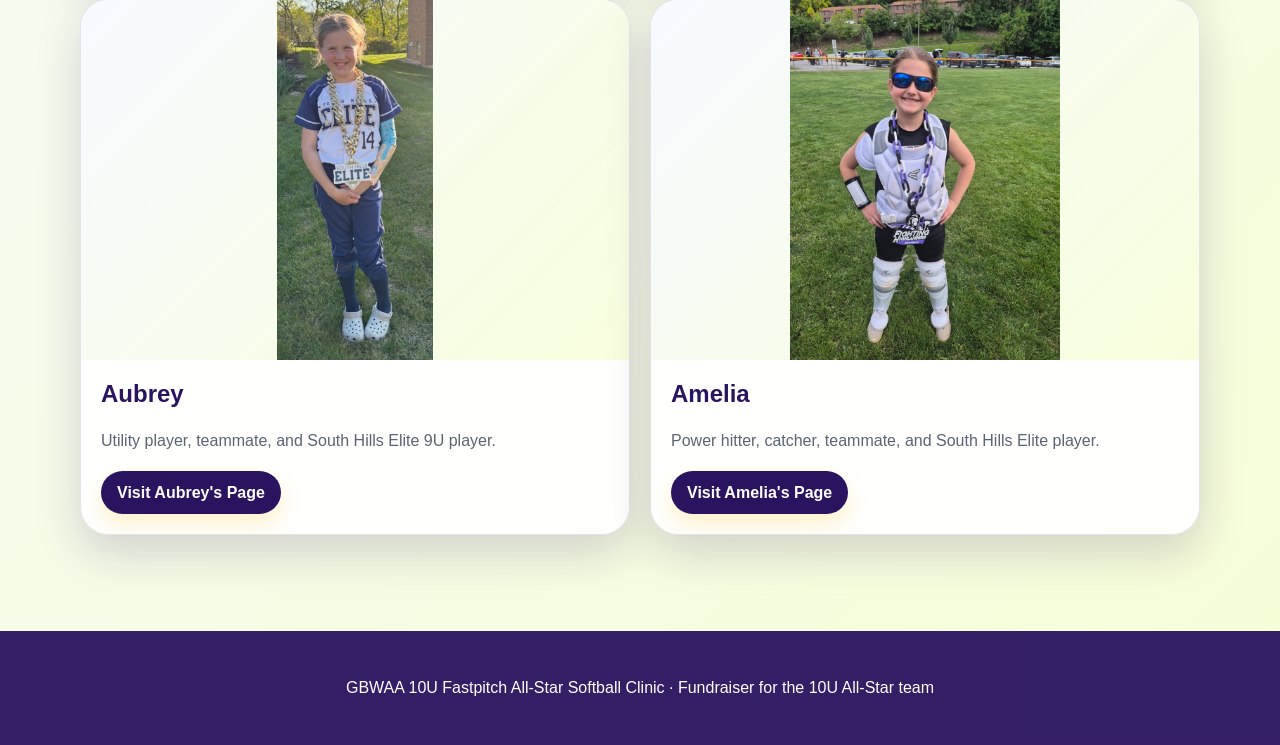
<file: public/index.html>
<!doctype html>
<html lang="en">
  <head>
    <meta charset="utf-8" />
    <meta name="viewport" content="width=device-width, initial-scale=1" />
    <meta http-equiv="refresh" content="0; url=../index.html" />
    <title>GBWAA 10U All-Star Clinic</title>
    <meta property="og:image" content="gbwaa-softball-logo.png" />
    <meta property="og:image:width" content="1024" />
    <meta property="og:image:height" content="1024" />
    <meta property="og:image:type" content="image/png" />
    <meta property="og:image:alt" content="GBWAA Softball logo" />
    <meta name="twitter:card" content="summary" />
    <meta name="twitter:image" content="gbwaa-softball-logo.png" />
    <link rel="canonical" href="../index.html" />
  </head>
  <body>
    <p>
      <a href="../index.html"
        >Continue to the GBWAA 10U All-Star Clinic site.</a
      >
    </p>
  </body>
</html>
</file>
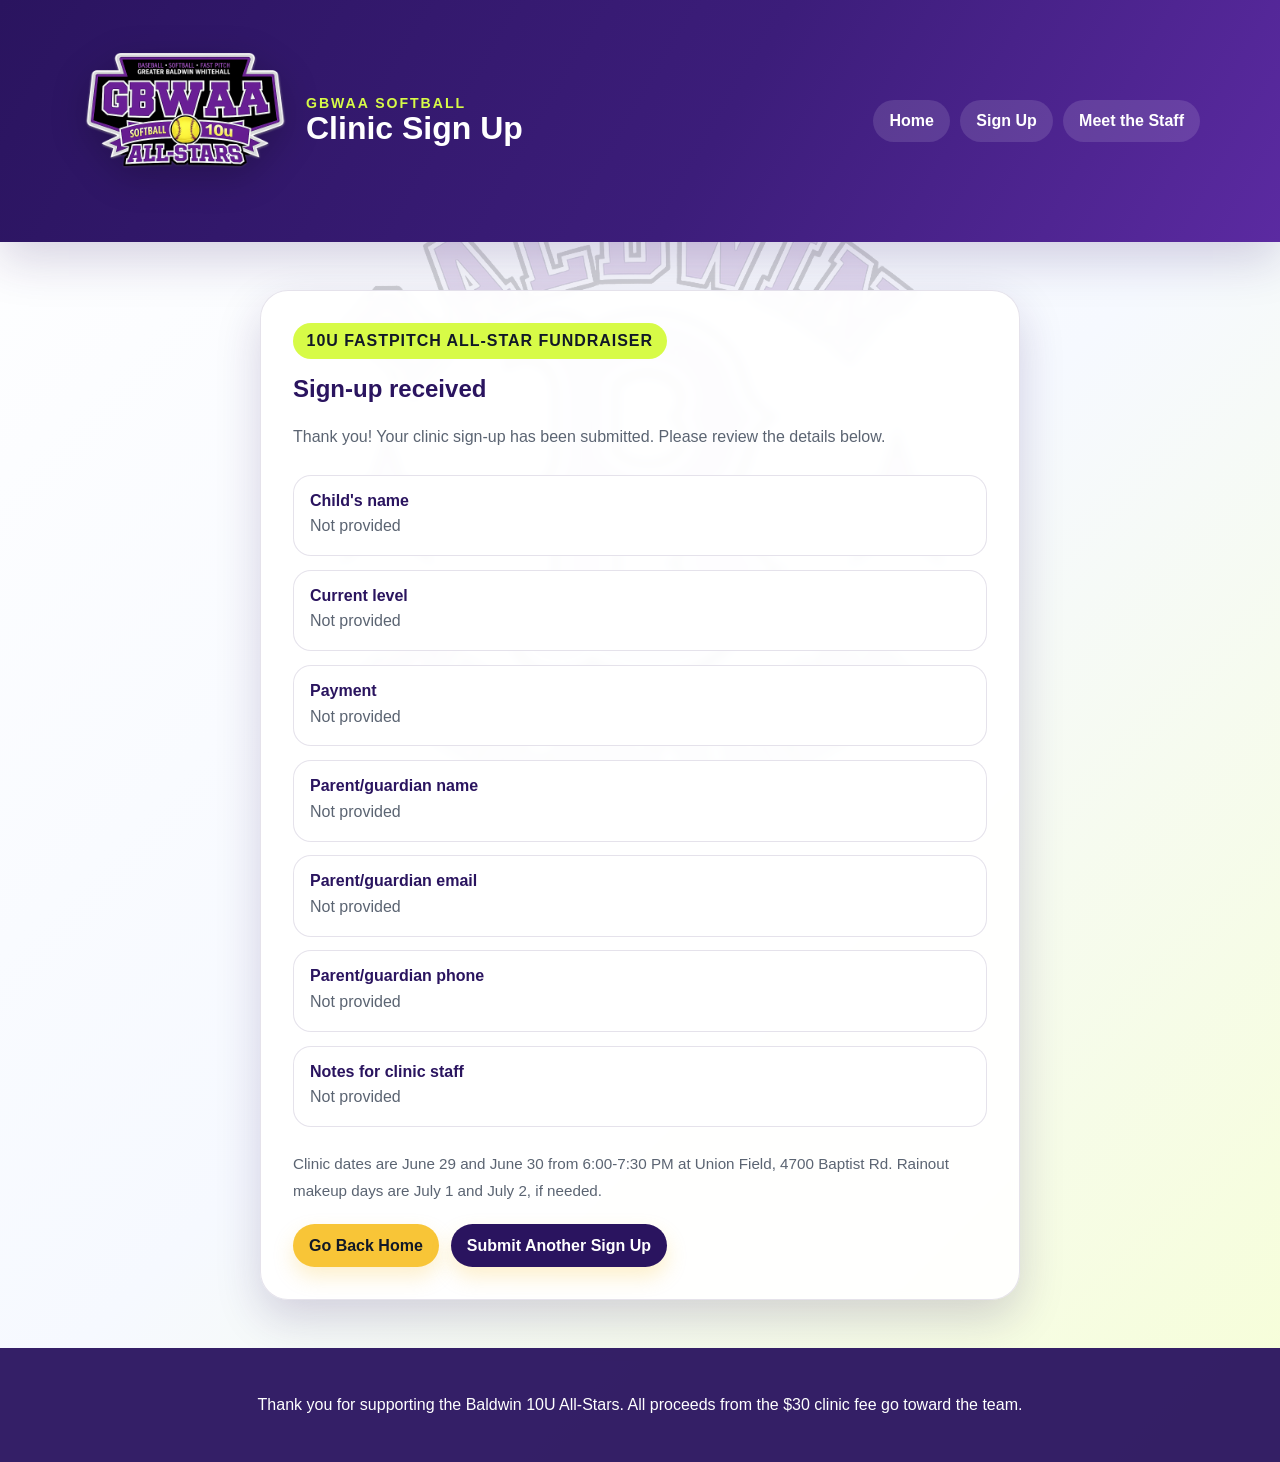
<file: signup-confirmation.html>
<!doctype html>
<html lang="en">
  <head>
    <meta charset="utf-8" />
    <meta name="viewport" content="width=device-width, initial-scale=1" />
    <title>Sign Up Confirmation | GBWAA 10U All-Star Clinic</title>
    <meta
      name="description"
      content="Confirmation for your GBWAA 10U All-Star Fastpitch Softball Clinic sign-up."
    />
    <meta property="og:image" content="public/gbwaa-softball-logo.png" />
    <meta property="og:image:width" content="1024" />
    <meta property="og:image:height" content="1024" />
    <meta property="og:image:type" content="image/png" />
    <meta property="og:image:alt" content="GBWAA Softball logo" />
    <meta name="twitter:card" content="summary" />
    <meta name="twitter:image" content="public/gbwaa-softball-logo.png" />
    <link rel="stylesheet" href="public/styles.css" />
  </head>
  <body>
    <header class="banner">
      <nav class="navbar" aria-label="Primary navigation">
        <a class="brand" href="index.html">
          <img
            class="logo"
            src="public/gbwaa-softball-logo.png"
            alt="GBWAA Softball logo"
          />
          <span class="brand-text"
            ><span>GBWAA Softball</span><strong>Clinic Sign Up</strong></span
          >
        </a>
        <div class="navlinks">
          <a href="index.html">Home</a>
          <a href="signup.html">Sign Up</a>
          <a href="meet-the-staff/index.html">Meet the Staff</a>
        </div>
      </nav>
    </header>

    <main>
      <section class="form-card confirmation-card">
        <span class="fundraiser-badge">10U Fastpitch All-Star Fundraiser</span>
        <h1 id="confirmation-title">Sign-up received</h1>
        <p id="confirmation-message">
          Thank you! Your clinic sign-up has been submitted. Please review the
          details below.
        </p>

        <dl class="submission-details" aria-label="Submitted sign-up details">
          <div>
            <dt>Child's name</dt>
            <dd data-detail="child_name">Not provided</dd>
          </div>
          <div>
            <dt>Current level</dt>
            <dd data-detail="level">Not provided</dd>
          </div>
          <div>
            <dt>Payment</dt>
            <dd data-detail="payment">Not provided</dd>
          </div>
          <div>
            <dt>Parent/guardian name</dt>
            <dd data-detail="parent_name">Not provided</dd>
          </div>
          <div>
            <dt>Parent/guardian email</dt>
            <dd data-detail="parent_email">Not provided</dd>
          </div>
          <div>
            <dt>Parent/guardian phone</dt>
            <dd data-detail="parent_phone">Not provided</dd>
          </div>
          <div>
            <dt>Notes for clinic staff</dt>
            <dd data-detail="notes">Not provided</dd>
          </div>
        </dl>

        <p class="payment-alert" id="confirmation-venmo-note" hidden>
          Please send your $30 clinic payment by Venmo to
          <strong>@Anthony-Langel</strong>.
        </p>

        <p class="note">
          Clinic dates are June 29 and June 30 from 6:00-7:30 PM at Union Field,
          4700 Baptist Rd. Rainout makeup days are July 1 and July 2, if needed.
        </p>
        <div class="confirmation-actions">
          <a class="button" href="index.html">Go Back Home</a>
          <a class="button secondary" href="signup.html"
            >Submit Another Sign Up</a
          >
        </div>
      </section>
    </main>

    <footer>
      <p>
        Thank you for supporting the Baldwin 10U All-Stars. All proceeds from
        the $30 clinic fee go toward the team.
      </p>
    </footer>
    <script>
      const details = JSON.parse(
        sessionStorage.getItem("clinicSignupDetails") || "{}",
      );
      const status = new URLSearchParams(window.location.search).get("status");
      const title = document.querySelector("#confirmation-title");
      const message = document.querySelector("#confirmation-message");
      const venmoConfirmationNote = document.querySelector(
        "#confirmation-venmo-note",
      );
      const levelLabels = {
        "6u": "6U",
        "8u": "8U",
      };
      const paymentLabels = {
        cash: "Cash",
        venmo: "Venmo",
      };

      if (status === "error") {
        title.textContent = "We could not confirm your sign-up";
        message.textContent =
          "Your details are shown below, but the submission did not finish confirming. Please try again or contact the clinic staff if the problem continues.";
      }

      for (const element of document.querySelectorAll("[data-detail]")) {
        const fieldName = element.dataset.detail;
        const value = details[fieldName];
        element.textContent =
          levelLabels[value] || paymentLabels[value] || value || "Not provided";
      }

      venmoConfirmationNote.hidden = details.payment !== "venmo";
    </script>
  </body>
</html>
</file>
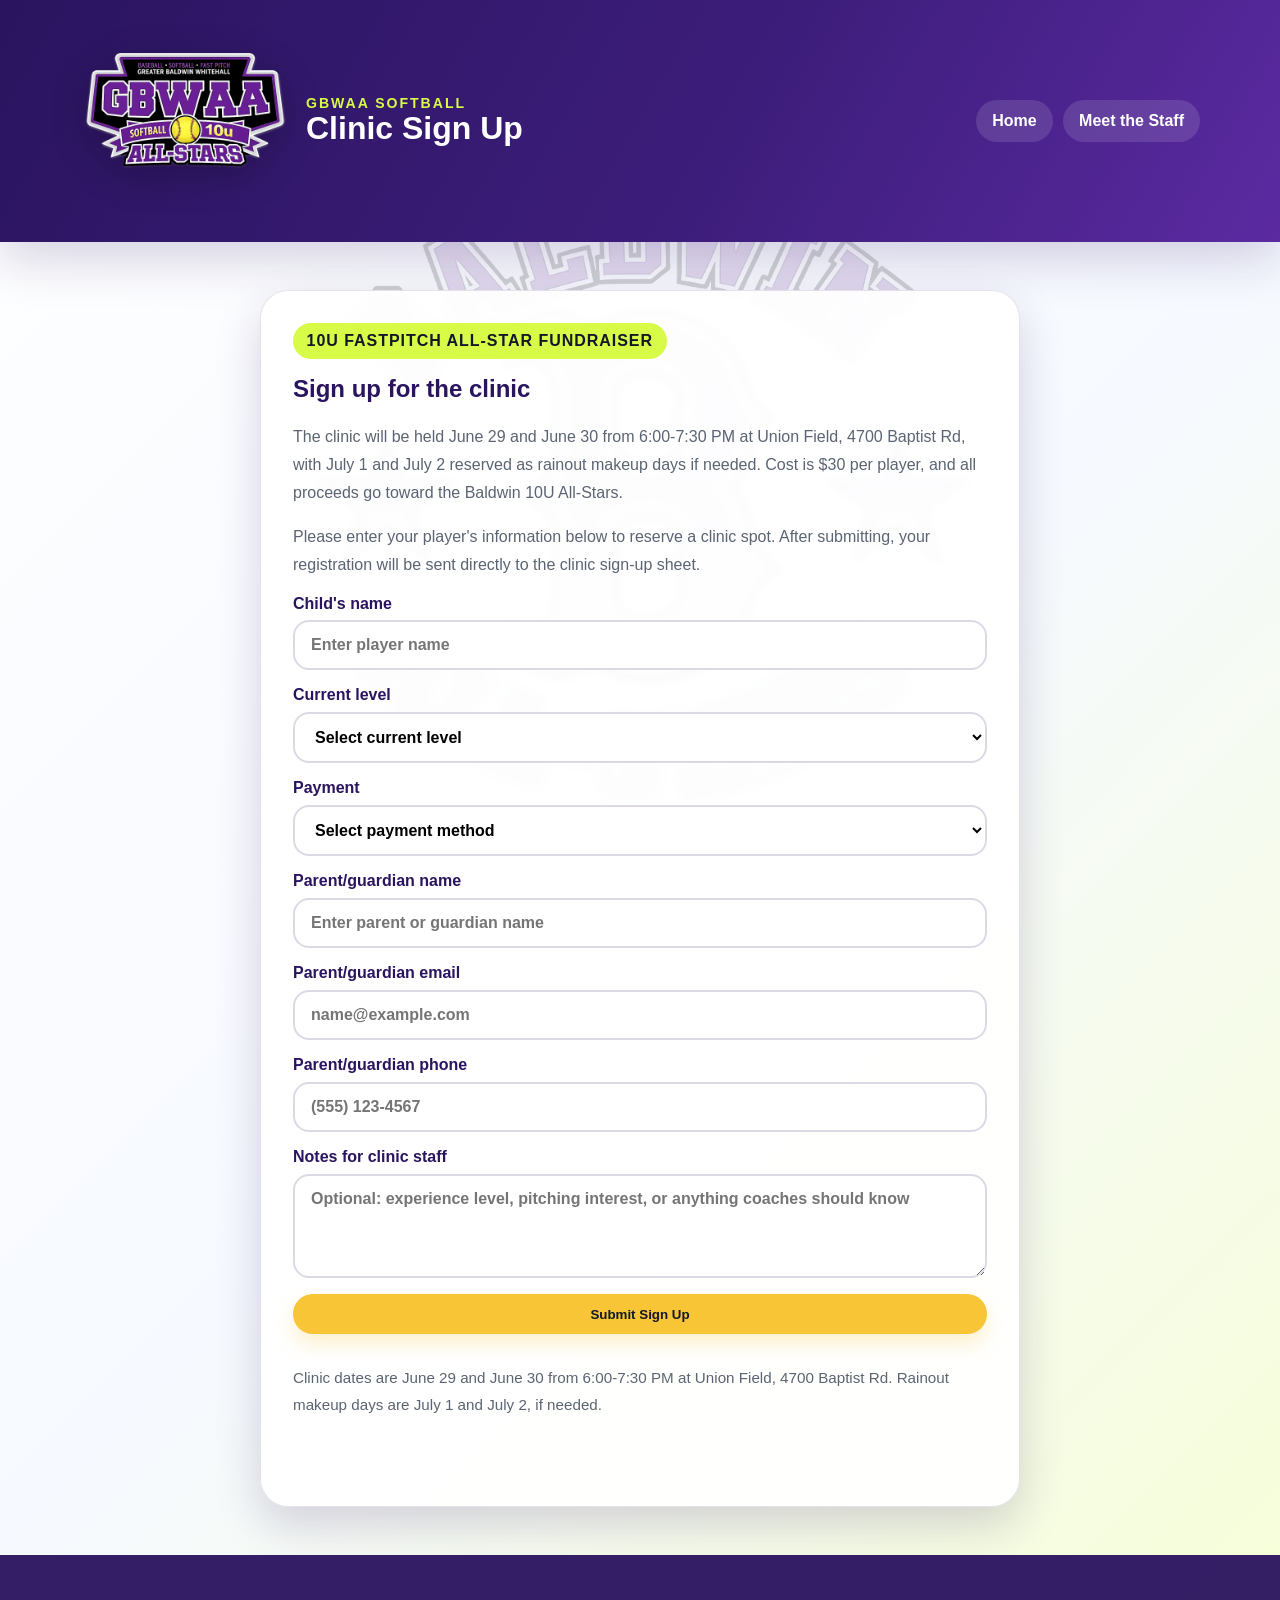
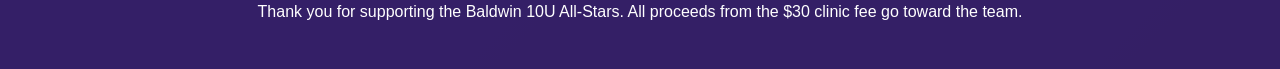
<file: signup.html>
<!doctype html>
<html lang="en">
  <head>
    <meta charset="utf-8" />
    <meta name="viewport" content="width=device-width, initial-scale=1" />
    <title>Sign Up | GBWAA 10U All-Star Clinic</title>
    <meta
      name="description"
      content="Sign up for the GBWAA 10U All-Star Fastpitch Softball Clinic fundraiser."
    />
    <meta property="og:image" content="public/gbwaa-softball-logo.png" />
    <meta property="og:image:width" content="1024" />
    <meta property="og:image:height" content="1024" />
    <meta property="og:image:type" content="image/png" />
    <meta property="og:image:alt" content="GBWAA Softball logo" />
    <meta name="twitter:card" content="summary" />
    <meta name="twitter:image" content="public/gbwaa-softball-logo.png" />
    <link rel="stylesheet" href="public/styles.css" />
  </head>
  <body>
    <header class="banner">
      <nav class="navbar" aria-label="Primary navigation">
        <a class="brand" href="index.html">
          <img
            class="logo"
            src="public/gbwaa-softball-logo.png"
            alt="GBWAA Softball logo"
          />
          <span class="brand-text"
            ><span>GBWAA Softball</span><strong>Clinic Sign Up</strong></span
          >
        </a>
        <div class="navlinks">
          <a href="index.html">Home</a>
          <a href="meet-the-staff/index.html">Meet the Staff</a>
        </div>
      </nav>
    </header>

    <main>
      <section class="form-card">
        <span class="fundraiser-badge">10U Fastpitch All-Star Fundraiser</span>
        <h1>Sign up for the clinic</h1>
        <p>
          The clinic will be held June 29 and June 30 from 6:00-7:30 PM at Union
          Field, 4700 Baptist Rd, with July 1 and July 2 reserved as rainout
          makeup days if needed. Cost is $30 per player, and all proceeds go
          toward the Baldwin 10U All-Stars.
        </p>
        <p>
          Please enter your player's information below to reserve a clinic spot.
          After submitting, your registration will be sent directly to the
          clinic sign-up sheet.
        </p>
        <form
          class="form-grid"
          action="https://script.google.com/macros/s/AKfycbxRolTCFPyEBeRJfXbul6nhMhbwg6pL_s_SoJkFTtLNrHnNy3CfRFXtnANNPJE0YiWR/exec"
          method="post"
          enctype="application/x-www-form-urlencoded"
          target="signup-response"
        >
          <label for="child-name">
            Child's name
            <input
              id="child-name"
              name="child_name"
              type="text"
              autocomplete="name"
              placeholder="Enter player name"
              required
            />
          </label>

          <label for="current-level">
            Current level
            <select id="current-level" name="level" required>
              <option value="" selected disabled>Select current level</option>
              <option value="6u">6U</option>
              <option value="8u">8U</option>
            </select>
          </label>

          <label for="payment">
            Payment
            <select id="payment" name="payment" required>
              <option value="" selected disabled>Select payment method</option>
              <option value="cash">Cash</option>
              <option value="venmo">Venmo</option>
            </select>
          </label>
          <p class="payment-alert" id="venmo-payment-note" hidden>
            Venmo payments should be sent to
            <strong>@Anthony-Langel</strong> after you submit your sign-up.
          </p>

          <label for="parent-name">
            Parent/guardian name
            <input
              id="parent-name"
              name="parent_name"
              type="text"
              autocomplete="name"
              placeholder="Enter parent or guardian name"
              required
            />
          </label>

          <label for="parent-email">
            Parent/guardian email
            <input
              id="parent-email"
              name="parent_email"
              type="email"
              autocomplete="email"
              placeholder="name@example.com"
            />
          </label>

          <label for="parent-phone">
            Parent/guardian phone
            <input
              id="parent-phone"
              name="parent_phone"
              type="tel"
              autocomplete="tel"
              placeholder="(555) 123-4567"
              required
            />
          </label>

          <label for="notes">
            Notes for clinic staff
            <textarea
              id="notes"
              name="notes"
              rows="4"
              placeholder="Optional: experience level, pitching interest, or anything coaches should know"
            ></textarea>
          </label>

          <button class="button" type="submit">Submit Sign Up</button>
          <p class="note">
            Clinic dates are June 29 and June 30 from 6:00-7:30 PM at Union
            Field, 4700 Baptist Rd. Rainout makeup days are July 1 and July 2,
            if needed.
          </p>
          <p class="form-status" aria-live="polite"></p>
        </form>
        <iframe
          class="signup-response-frame"
          name="signup-response"
          title="Sign-up submission response"
        ></iframe>
      </section>
    </main>

    <footer>
      <p>
        Thank you for supporting the Baldwin 10U All-Stars. All proceeds from
        the $30 clinic fee go toward the team.
      </p>
    </footer>
    <script>
      const signupForm = document.querySelector(".form-grid");
      const formStatus = document.querySelector(".form-status");
      const responseFrame = document.querySelector(".signup-response-frame");
      const submitButton = signupForm.querySelector("button[type='submit']");
      const paymentSelect = document.querySelector("#payment");
      const venmoPaymentNote = document.querySelector("#venmo-payment-note");
      let submissionStarted = false;
      let confirmationTimer;

      function saveSubmissionDetails() {
        const details = Object.fromEntries(new FormData(signupForm).entries());
        sessionStorage.setItem("clinicSignupDetails", JSON.stringify(details));
      }

      function goToConfirmation(status) {
        window.location.href = `signup-confirmation.html?status=${status}`;
      }

      paymentSelect.addEventListener("change", () => {
        venmoPaymentNote.hidden = paymentSelect.value !== "venmo";
      });

      signupForm.addEventListener("submit", () => {
        saveSubmissionDetails();
        submissionStarted = true;
        submitButton.disabled = true;
        submitButton.textContent = "Submitting...";
        formStatus.textContent = "Sending your registration...";
        formStatus.className = "form-status";
        confirmationTimer = window.setTimeout(
          () => goToConfirmation("error"),
          20000,
        );
      });

      responseFrame.addEventListener("load", () => {
        if (!submissionStarted) {
          return;
        }

        window.clearTimeout(confirmationTimer);
        submissionStarted = false;
        goToConfirmation("success");
      });
    </script>
  </body>
</html>
</file>
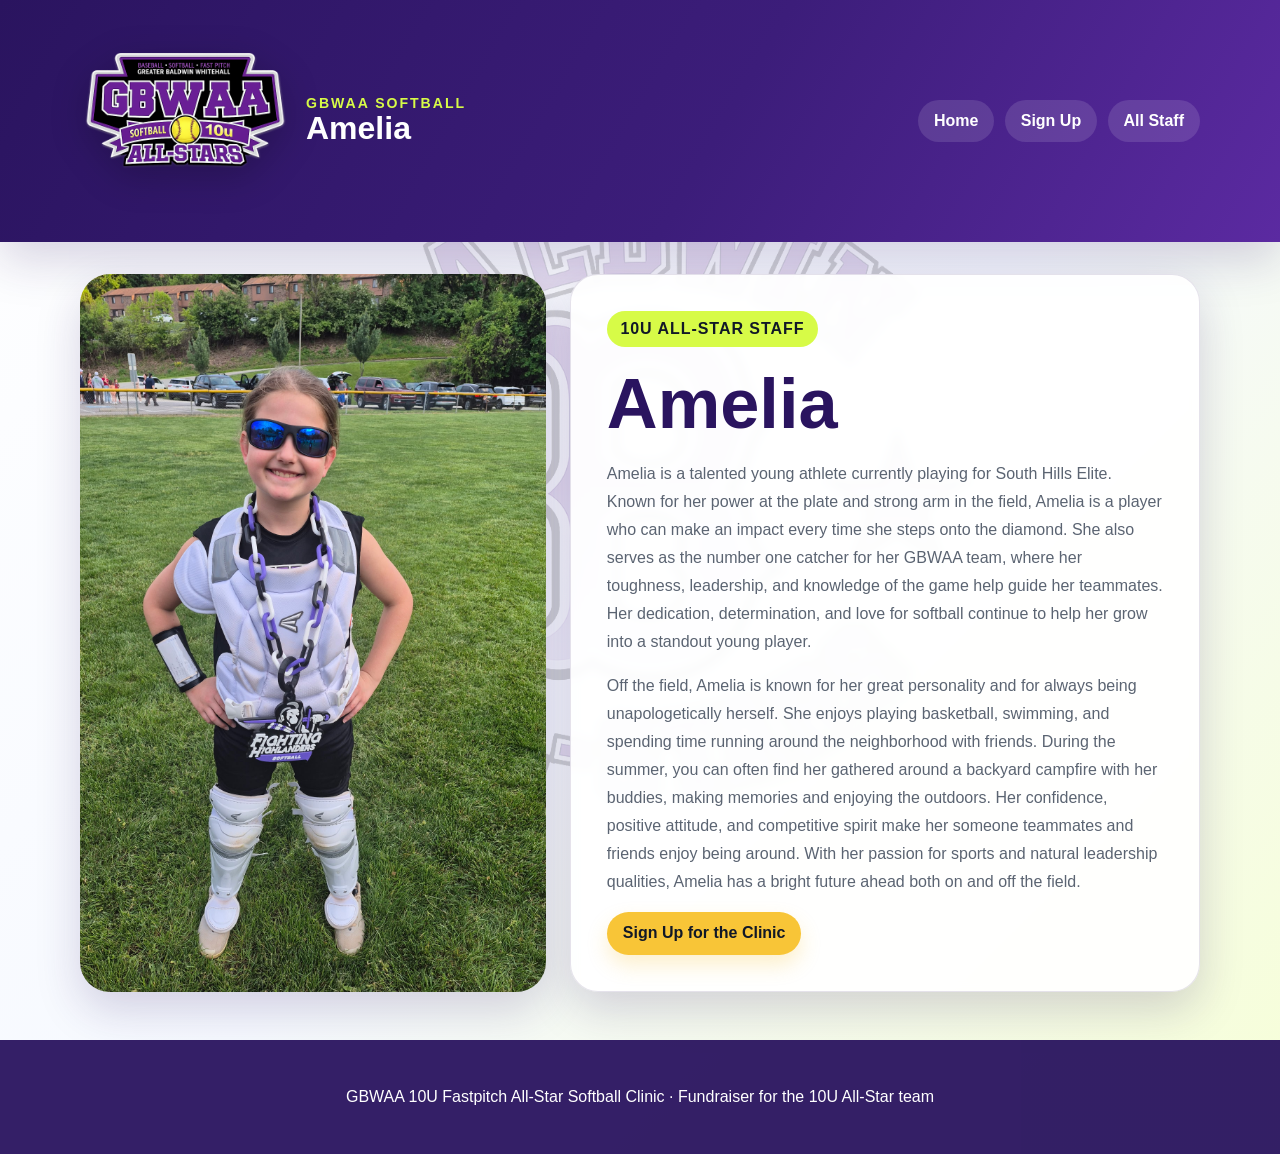
<file: meet-the-staff/Amelia.html>
<!doctype html>
<html lang="en">
  <head>
    <meta charset="utf-8" />
    <meta name="viewport" content="width=device-width, initial-scale=1" />
    <title>Amelia | GBWAA 10U All-Star Clinic Staff</title>
    <meta
      name="description"
      content="Meet Amelia, a GBWAA 10U All-Star clinic staff member."
    />
    <meta property="og:image" content="../public/gbwaa-softball-logo.png" />
    <meta property="og:image:width" content="1024" />
    <meta property="og:image:height" content="1024" />
    <meta property="og:image:type" content="image/png" />
    <meta property="og:image:alt" content="GBWAA Softball logo" />
    <meta name="twitter:card" content="summary" />
    <meta name="twitter:image" content="../public/gbwaa-softball-logo.png" />
    <link rel="stylesheet" href="../public/styles.css" />
  </head>
  <body>
    <header class="banner">
      <nav class="navbar" aria-label="Primary navigation">
        <a class="brand" href="../index.html">
          <img
            class="logo"
            src="../public/gbwaa-softball-logo.png"
            alt="GBWAA Softball logo"
          />
          <span class="brand-text"
            ><span>GBWAA Softball</span><strong>Amelia</strong></span
          >
        </a>
        <div class="navlinks">
          <a href="../index.html">Home</a>
          <a href="../signup.html">Sign Up</a>
          <a href="index.html">All Staff</a>
        </div>
      </nav>
    </header>

    <main class="staff-hero">
      <img
        class="staff-photo"
        src="Amelia.jpg"
        alt="Amelia, 10U all-star softball player"
      />
      <article class="card staff-bio">
        <span class="fundraiser-badge">10U All-Star Staff</span>
        <h1>Amelia</h1>
        <p>
          Amelia is a talented young athlete currently playing for South Hills
          Elite. Known for her power at the plate and strong arm in the field,
          Amelia is a player who can make an impact every time she steps onto
          the diamond. She also serves as the number one catcher for her GBWAA
          team, where her toughness, leadership, and knowledge of the game help
          guide her teammates. Her dedication, determination, and love for
          softball continue to help her grow into a standout young player.
        </p>
        <p>
          Off the field, Amelia is known for her great personality and for
          always being unapologetically herself. She enjoys playing basketball,
          swimming, and spending time running around the neighborhood with
          friends. During the summer, you can often find her gathered around a
          backyard campfire with her buddies, making memories and enjoying the
          outdoors. Her confidence, positive attitude, and competitive spirit
          make her someone teammates and friends enjoy being around. With her
          passion for sports and natural leadership qualities, Amelia has a
          bright future ahead both on and off the field.
        </p>
        <a class="button" href="../signup.html">Sign Up for the Clinic</a>
      </article>
    </main>

    <footer>
      <p>
        GBWAA 10U Fastpitch All-Star Softball Clinic · Fundraiser for the 10U
        All-Star team
      </p>
    </footer>
  </body>
</html>
</file>
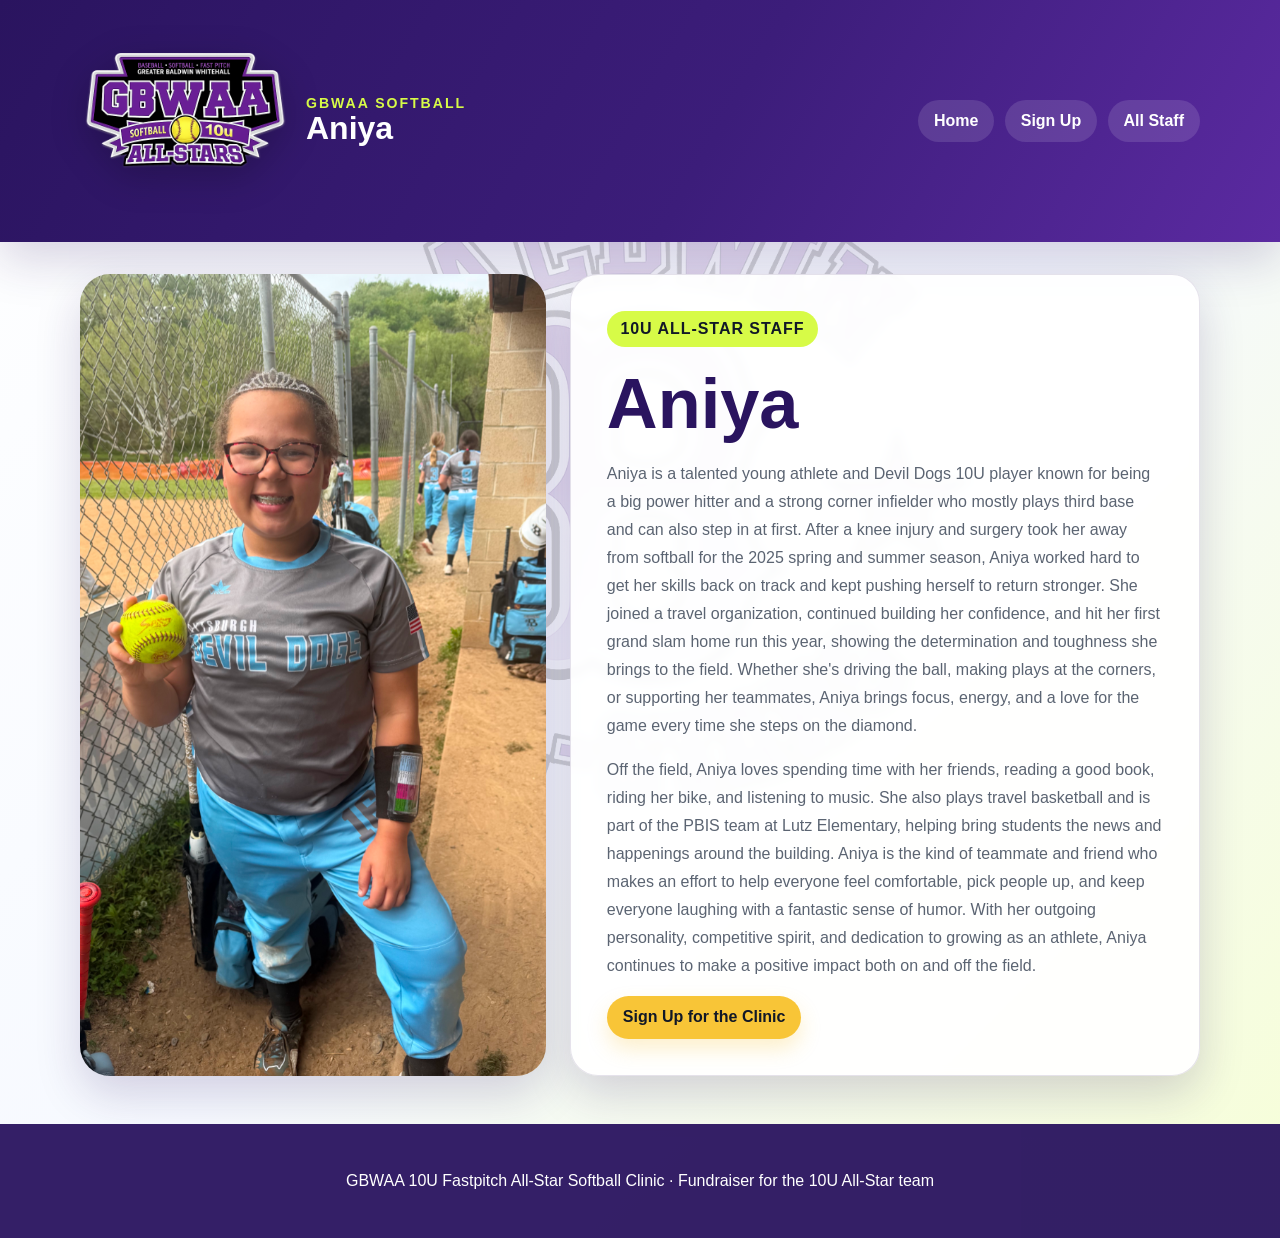
<file: meet-the-staff/Aniya.html>
<!doctype html>
<html lang="en">
  <head>
    <meta charset="utf-8" />
    <meta name="viewport" content="width=device-width, initial-scale=1" />
    <title>Aniya | GBWAA 10U All-Star Clinic Staff</title>
    <meta
      name="description"
      content="Meet Aniya, a GBWAA 10U All-Star clinic staff member."
    />
    <meta property="og:image" content="../public/gbwaa-softball-logo.png" />
    <meta property="og:image:width" content="1024" />
    <meta property="og:image:height" content="1024" />
    <meta property="og:image:type" content="image/png" />
    <meta property="og:image:alt" content="GBWAA Softball logo" />
    <meta name="twitter:card" content="summary" />
    <meta name="twitter:image" content="../public/gbwaa-softball-logo.png" />
    <link rel="stylesheet" href="../public/styles.css" />
  </head>
  <body>
    <header class="banner">
      <nav class="navbar" aria-label="Primary navigation">
        <a class="brand" href="../index.html">
          <img
            class="logo"
            src="../public/gbwaa-softball-logo.png"
            alt="GBWAA Softball logo"
          />
          <span class="brand-text"
            ><span>GBWAA Softball</span><strong>Aniya</strong></span
          >
        </a>
        <div class="navlinks">
          <a href="../index.html">Home</a>
          <a href="../signup.html">Sign Up</a>
          <a href="index.html">All Staff</a>
        </div>
      </nav>
    </header>

    <main class="staff-hero">
      <img
        class="staff-photo"
        src="Aniya.jpg"
        alt="Aniya, 10U all-star softball player"
      />
      <article class="card staff-bio">
        <span class="fundraiser-badge">10U All-Star Staff</span>
        <h1>Aniya</h1>
        <p>
          Aniya is a talented young athlete and Devil Dogs 10U player known for
          being a big power hitter and a strong corner infielder who mostly
          plays third base and can also step in at first. After a knee injury
          and surgery took her away from softball for the 2025 spring and summer
          season, Aniya worked hard to get her skills back on track and kept
          pushing herself to return stronger. She joined a travel organization,
          continued building her confidence, and hit her first grand slam home
          run this year, showing the determination and toughness she brings to
          the field. Whether she's driving the ball, making plays at the
          corners, or supporting her teammates, Aniya brings focus, energy, and
          a love for the game every time she steps on the diamond.
        </p>
        <p>
          Off the field, Aniya loves spending time with her friends, reading a
          good book, riding her bike, and listening to music. She also plays
          travel basketball and is part of the PBIS team at Lutz Elementary,
          helping bring students the news and happenings around the building.
          Aniya is the kind of teammate and friend who makes an effort to help
          everyone feel comfortable, pick people up, and keep everyone laughing
          with a fantastic sense of humor. With her outgoing personality,
          competitive spirit, and dedication to growing as an athlete, Aniya
          continues to make a positive impact both on and off the field.
        </p>
        <a class="button" href="../signup.html">Sign Up for the Clinic</a>
      </article>
    </main>

    <footer>
      <p>
        GBWAA 10U Fastpitch All-Star Softball Clinic · Fundraiser for the 10U
        All-Star team
      </p>
    </footer>
  </body>
</html>
</file>
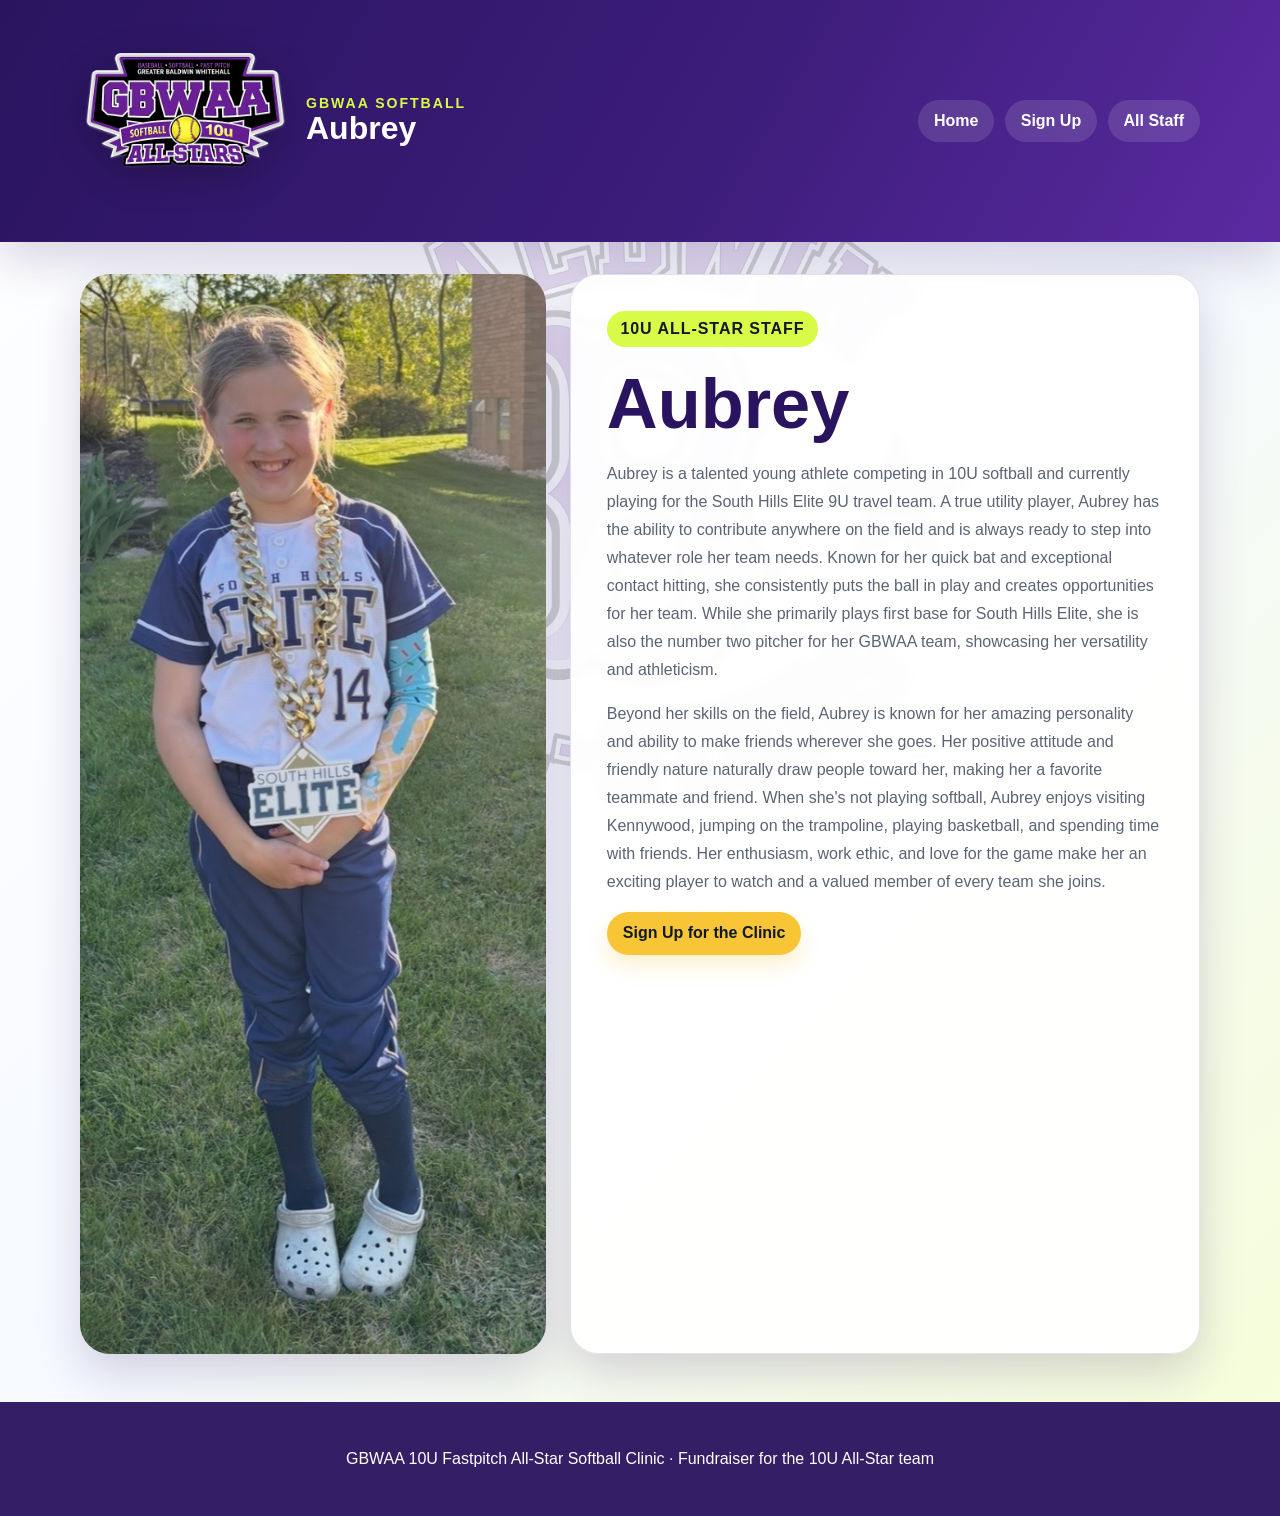
<file: meet-the-staff/Aubrey.html>
<!doctype html>
<html lang="en">
  <head>
    <meta charset="utf-8" />
    <meta name="viewport" content="width=device-width, initial-scale=1" />
    <title>Aubrey | GBWAA 10U All-Star Clinic Staff</title>
    <meta
      name="description"
      content="Meet Aubrey, a GBWAA 10U All-Star clinic staff member."
    />
    <meta property="og:image" content="../public/gbwaa-softball-logo.png" />
    <meta property="og:image:width" content="1024" />
    <meta property="og:image:height" content="1024" />
    <meta property="og:image:type" content="image/png" />
    <meta property="og:image:alt" content="GBWAA Softball logo" />
    <meta name="twitter:card" content="summary" />
    <meta name="twitter:image" content="../public/gbwaa-softball-logo.png" />
    <link rel="stylesheet" href="../public/styles.css" />
  </head>
  <body>
    <header class="banner">
      <nav class="navbar" aria-label="Primary navigation">
        <a class="brand" href="../index.html">
          <img
            class="logo"
            src="../public/gbwaa-softball-logo.png"
            alt="GBWAA Softball logo"
          />
          <span class="brand-text"
            ><span>GBWAA Softball</span><strong>Aubrey</strong></span
          >
        </a>
        <div class="navlinks">
          <a href="../index.html">Home</a>
          <a href="../signup.html">Sign Up</a>
          <a href="index.html">All Staff</a>
        </div>
      </nav>
    </header>

    <main class="staff-hero">
      <img
        class="staff-photo"
        src="Aubrey.jpg"
        alt="Aubrey, 10U all-star softball player"
      />
      <article class="card staff-bio">
        <span class="fundraiser-badge">10U All-Star Staff</span>
        <h1>Aubrey</h1>
        <p>
          Aubrey is a talented young athlete competing in 10U softball and
          currently playing for the South Hills Elite 9U travel team. A true
          utility player, Aubrey has the ability to contribute anywhere on the
          field and is always ready to step into whatever role her team needs.
          Known for her quick bat and exceptional contact hitting, she
          consistently puts the ball in play and creates opportunities for her
          team. While she primarily plays first base for South Hills Elite, she
          is also the number two pitcher for her GBWAA team, showcasing her
          versatility and athleticism.
        </p>
        <p>
          Beyond her skills on the field, Aubrey is known for her amazing
          personality and ability to make friends wherever she goes. Her
          positive attitude and friendly nature naturally draw people toward
          her, making her a favorite teammate and friend. When she's not playing
          softball, Aubrey enjoys visiting Kennywood, jumping on the trampoline,
          playing basketball, and spending time with friends. Her enthusiasm,
          work ethic, and love for the game make her an exciting player to watch
          and a valued member of every team she joins.
        </p>
        <a class="button" href="../signup.html">Sign Up for the Clinic</a>
      </article>
    </main>

    <footer>
      <p>
        GBWAA 10U Fastpitch All-Star Softball Clinic · Fundraiser for the 10U
        All-Star team
      </p>
    </footer>
  </body>
</html>
</file>
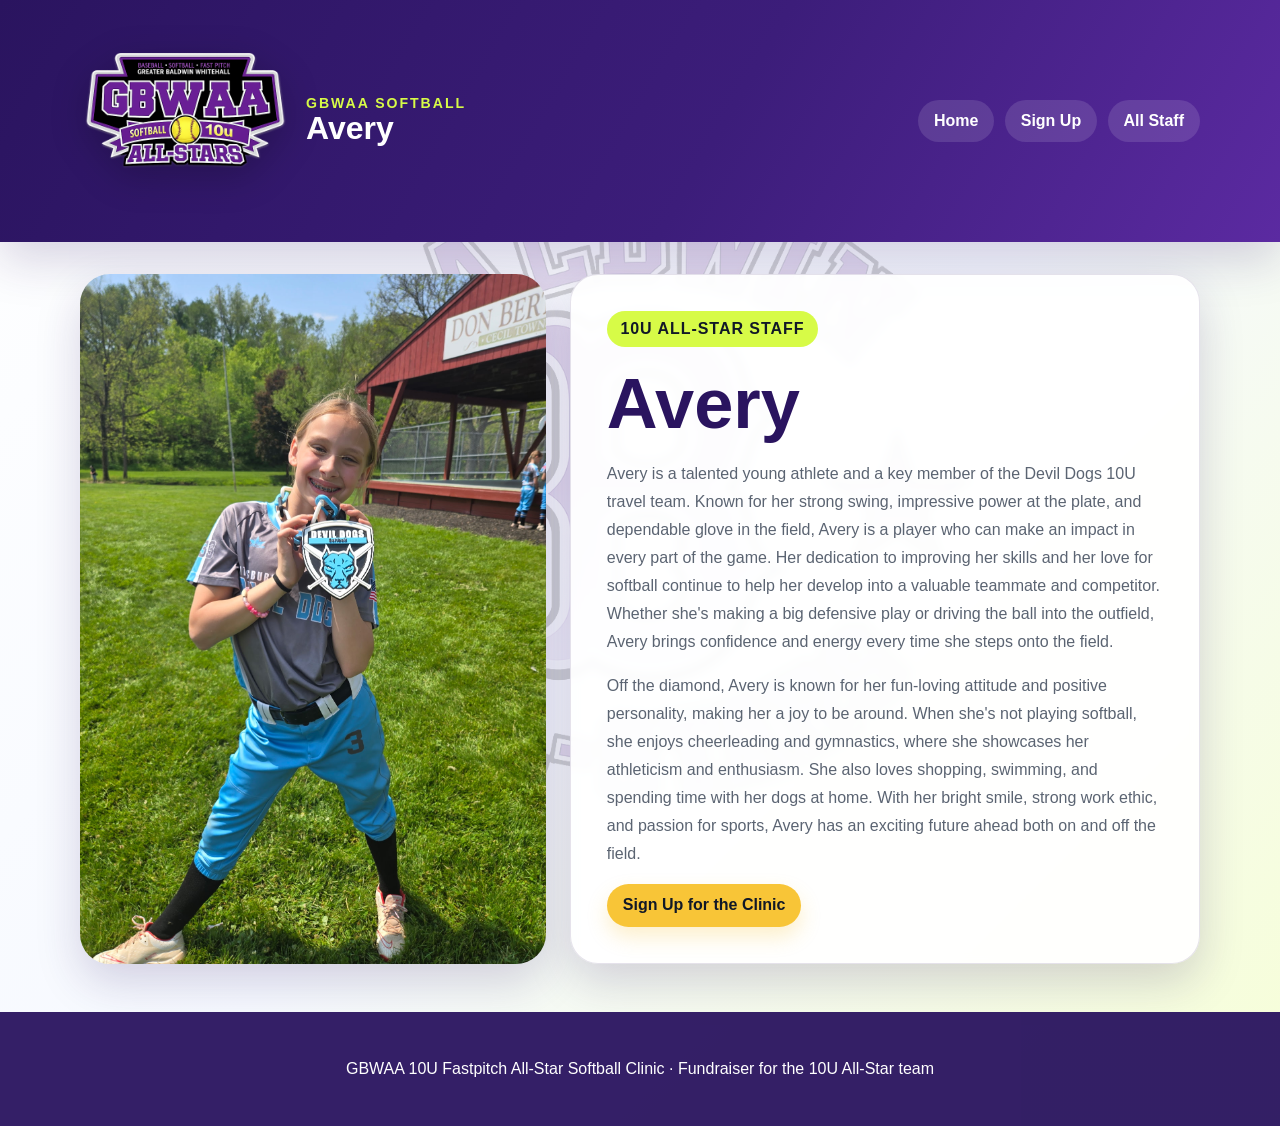
<file: meet-the-staff/Avery.html>
<!doctype html>
<html lang="en">
  <head>
    <meta charset="utf-8" />
    <meta name="viewport" content="width=device-width, initial-scale=1" />
    <title>Avery | GBWAA 10U All-Star Clinic Staff</title>
    <meta
      name="description"
      content="Meet Avery, a GBWAA 10U All-Star clinic staff member."
    />
    <meta property="og:image" content="../public/gbwaa-softball-logo.png" />
    <meta property="og:image:width" content="1024" />
    <meta property="og:image:height" content="1024" />
    <meta property="og:image:type" content="image/png" />
    <meta property="og:image:alt" content="GBWAA Softball logo" />
    <meta name="twitter:card" content="summary" />
    <meta name="twitter:image" content="../public/gbwaa-softball-logo.png" />
    <link rel="stylesheet" href="../public/styles.css" />
  </head>
  <body>
    <header class="banner">
      <nav class="navbar" aria-label="Primary navigation">
        <a class="brand" href="../index.html">
          <img
            class="logo"
            src="../public/gbwaa-softball-logo.png"
            alt="GBWAA Softball logo"
          />
          <span class="brand-text"
            ><span>GBWAA Softball</span><strong>Avery</strong></span
          >
        </a>
        <div class="navlinks">
          <a href="../index.html">Home</a>
          <a href="../signup.html">Sign Up</a>
          <a href="index.html">All Staff</a>
        </div>
      </nav>
    </header>

    <main class="staff-hero">
      <img
        class="staff-photo"
        src="Avery.jpg"
        alt="Avery, 10U all-star softball player"
      />
      <article class="card staff-bio">
        <span class="fundraiser-badge">10U All-Star Staff</span>
        <h1>Avery</h1>
        <p>
          Avery is a talented young athlete and a key member of the Devil Dogs
          10U travel team. Known for her strong swing, impressive power at the
          plate, and dependable glove in the field, Avery is a player who can
          make an impact in every part of the game. Her dedication to improving
          her skills and her love for softball continue to help her develop into
          a valuable teammate and competitor. Whether she's making a big
          defensive play or driving the ball into the outfield, Avery brings
          confidence and energy every time she steps onto the field.
        </p>
        <p>
          Off the diamond, Avery is known for her fun-loving attitude and
          positive personality, making her a joy to be around. When she's not
          playing softball, she enjoys cheerleading and gymnastics, where she
          showcases her athleticism and enthusiasm. She also loves shopping,
          swimming, and spending time with her dogs at home. With her bright
          smile, strong work ethic, and passion for sports, Avery has an
          exciting future ahead both on and off the field.
        </p>
        <a class="button" href="../signup.html">Sign Up for the Clinic</a>
      </article>
    </main>

    <footer>
      <p>
        GBWAA 10U Fastpitch All-Star Softball Clinic · Fundraiser for the 10U
        All-Star team
      </p>
    </footer>
  </body>
</html>
</file>
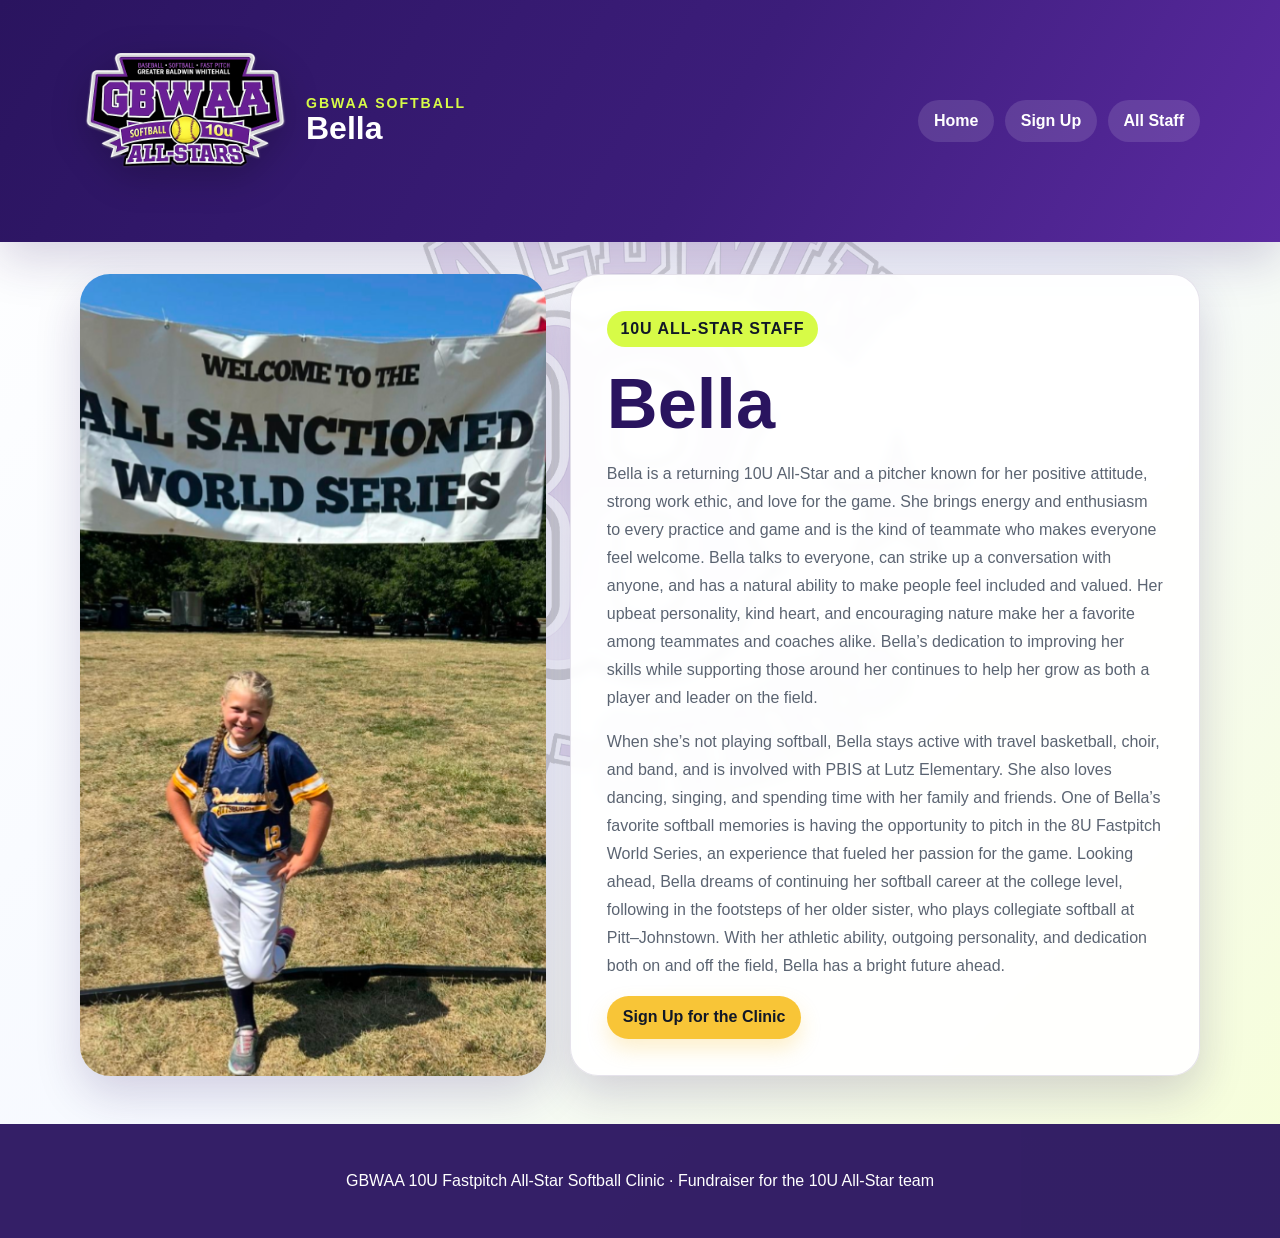
<file: meet-the-staff/Bella.html>
<!doctype html>
<html lang="en">
  <head>
    <meta charset="utf-8" />
    <meta name="viewport" content="width=device-width, initial-scale=1" />
    <title>Bella | GBWAA 10U All-Star Clinic Staff</title>
    <meta
      name="description"
      content="Meet Bella, a returning GBWAA 10U All-Star pitcher and clinic staff member."
    />
    <meta property="og:image" content="../public/gbwaa-softball-logo.png" />
    <meta property="og:image:width" content="1024" />
    <meta property="og:image:height" content="1024" />
    <meta property="og:image:type" content="image/png" />
    <meta property="og:image:alt" content="GBWAA Softball logo" />
    <meta name="twitter:card" content="summary" />
    <meta name="twitter:image" content="../public/gbwaa-softball-logo.png" />
    <link rel="stylesheet" href="../public/styles.css" />
  </head>
  <body>
    <header class="banner">
      <nav class="navbar" aria-label="Primary navigation">
        <a class="brand" href="../index.html">
          <img
            class="logo"
            src="../public/gbwaa-softball-logo.png"
            alt="GBWAA Softball logo"
          />
          <span class="brand-text"
            ><span>GBWAA Softball</span><strong>Bella</strong></span
          >
        </a>
        <div class="navlinks">
          <a href="../index.html">Home</a>
          <a href="../signup.html">Sign Up</a>
          <a href="index.html">All Staff</a>
        </div>
      </nav>
    </header>

    <main class="staff-hero">
      <img
        class="staff-photo"
        src="Bella.jpg"
        alt="Bella, 10U all-star softball player"
      />
      <article class="card staff-bio">
        <span class="fundraiser-badge">10U All-Star Staff</span>
        <h1>Bella</h1>
        <p>
          Bella is a returning 10U All-Star and a pitcher known for her positive
          attitude, strong work ethic, and love for the game. She brings energy
          and enthusiasm to every practice and game and is the kind of teammate
          who makes everyone feel welcome. Bella talks to everyone, can strike
          up a conversation with anyone, and has a natural ability to make
          people feel included and valued. Her upbeat personality, kind heart,
          and encouraging nature make her a favorite among teammates and coaches
          alike. Bella’s dedication to improving her skills while supporting
          those around her continues to help her grow as both a player and
          leader on the field.
        </p>
        <p>
          When she’s not playing softball, Bella stays active with travel
          basketball, choir, and band, and is involved with PBIS at Lutz
          Elementary. She also loves dancing, singing, and spending time with
          her family and friends. One of Bella’s favorite softball memories is
          having the opportunity to pitch in the 8U Fastpitch World Series, an
          experience that fueled her passion for the game. Looking ahead, Bella
          dreams of continuing her softball career at the college level,
          following in the footsteps of her older sister, who plays collegiate
          softball at Pitt–Johnstown. With her athletic ability, outgoing
          personality, and dedication both on and off the field, Bella has a
          bright future ahead.
        </p>
        <a class="button" href="../signup.html">Sign Up for the Clinic</a>
      </article>
    </main>

    <footer>
      <p>
        GBWAA 10U Fastpitch All-Star Softball Clinic · Fundraiser for the 10U
        All-Star team
      </p>
    </footer>
  </body>
</html>
</file>
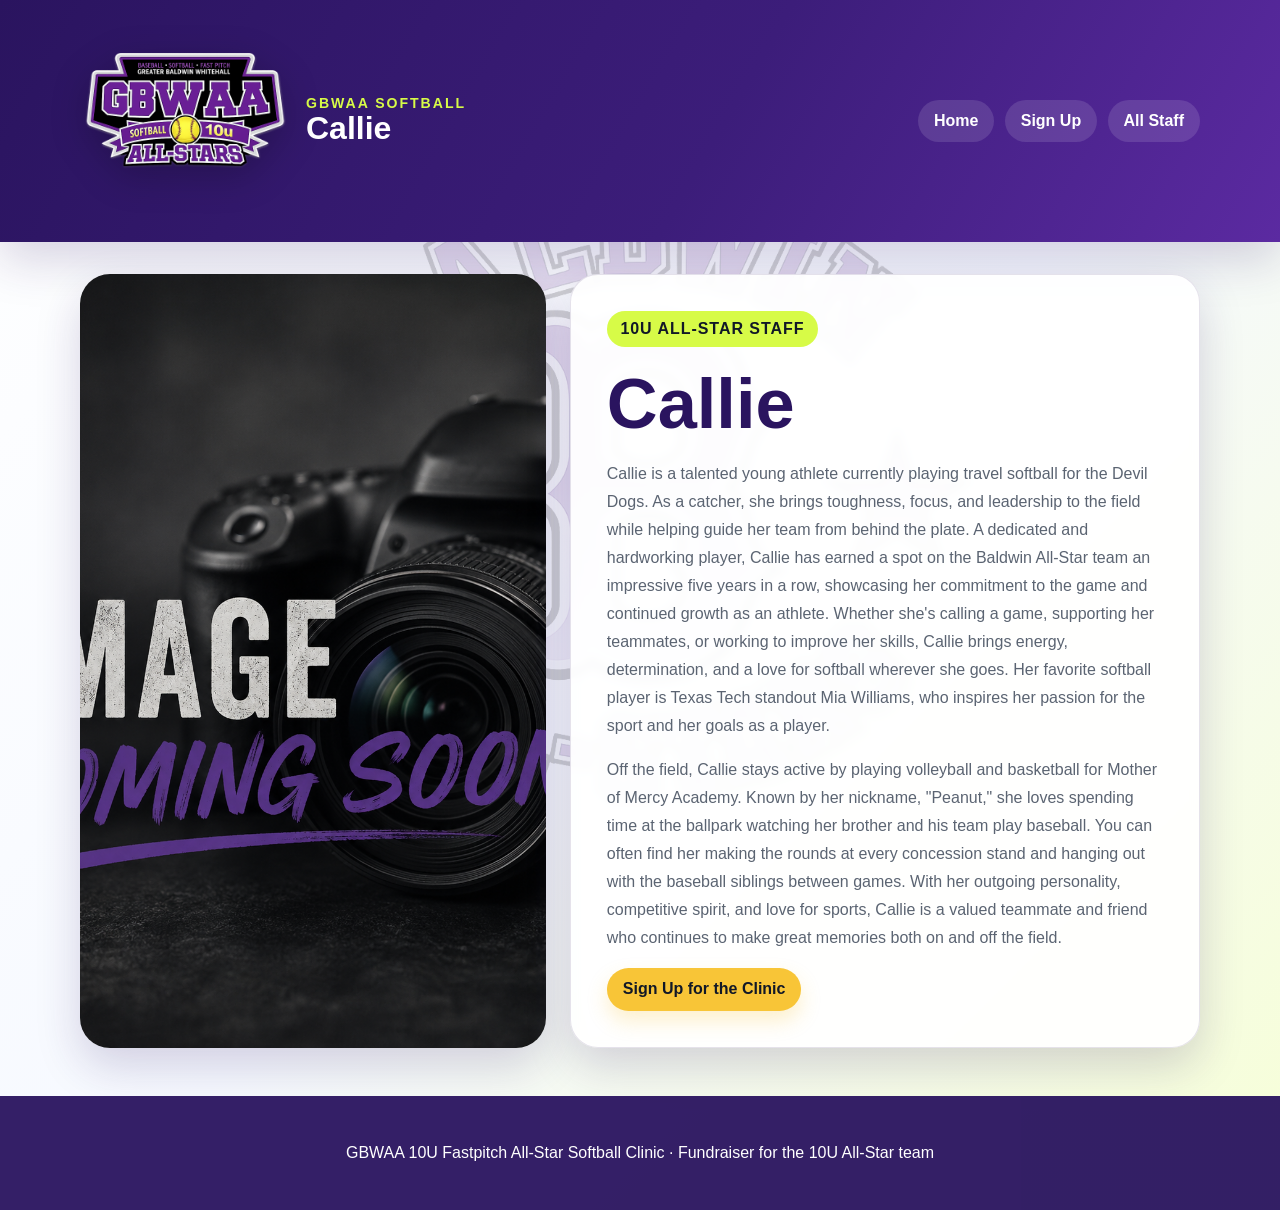
<file: meet-the-staff/Callie.html>
<!doctype html>
<html lang="en">
  <head>
    <meta charset="utf-8" />
    <meta name="viewport" content="width=device-width, initial-scale=1" />
    <title>Callie | GBWAA 10U All-Star Clinic Staff</title>
    <meta
      name="description"
      content="Meet Callie, a GBWAA 10U All-Star clinic staff member."
    />
    <meta property="og:image" content="../public/gbwaa-softball-logo.png" />
    <meta property="og:image:width" content="1024" />
    <meta property="og:image:height" content="1024" />
    <meta property="og:image:type" content="image/png" />
    <meta property="og:image:alt" content="GBWAA Softball logo" />
    <meta name="twitter:card" content="summary" />
    <meta name="twitter:image" content="../public/gbwaa-softball-logo.png" />
    <link rel="stylesheet" href="../public/styles.css" />
  </head>
  <body>
    <header class="banner">
      <nav class="navbar" aria-label="Primary navigation">
        <a class="brand" href="../index.html">
          <img
            class="logo"
            src="../public/gbwaa-softball-logo.png"
            alt="GBWAA Softball logo"
          />
          <span class="brand-text"
            ><span>GBWAA Softball</span><strong>Callie</strong></span
          >
        </a>
        <div class="navlinks">
          <a href="../index.html">Home</a>
          <a href="../signup.html">Sign Up</a>
          <a href="index.html">All Staff</a>
        </div>
      </nav>
    </header>

    <main class="staff-hero">
      <img
        class="staff-photo"
        src="Callie.jpg"
        alt="Callie, 10U all-star softball player"
      />
      <article class="card staff-bio">
        <span class="fundraiser-badge">10U All-Star Staff</span>
        <h1>Callie</h1>
        <p>
          Callie is a talented young athlete currently playing travel softball
          for the Devil Dogs. As a catcher, she brings toughness, focus, and
          leadership to the field while helping guide her team from behind the
          plate. A dedicated and hardworking player, Callie has earned a spot on
          the Baldwin All-Star team an impressive five years in a row,
          showcasing her commitment to the game and continued growth as an
          athlete. Whether she's calling a game, supporting her teammates, or
          working to improve her skills, Callie brings energy, determination,
          and a love for softball wherever she goes. Her favorite softball
          player is Texas Tech standout Mia Williams, who inspires her passion
          for the sport and her goals as a player.
        </p>
        <p>
          Off the field, Callie stays active by playing volleyball and
          basketball for Mother of Mercy Academy. Known by her nickname,
          "Peanut," she loves spending time at the ballpark watching her brother
          and his team play baseball. You can often find her making the rounds
          at every concession stand and hanging out with the baseball siblings
          between games. With her outgoing personality, competitive spirit, and
          love for sports, Callie is a valued teammate and friend who continues
          to make great memories both on and off the field.
        </p>
        <a class="button" href="../signup.html">Sign Up for the Clinic</a>
      </article>
    </main>

    <footer>
      <p>
        GBWAA 10U Fastpitch All-Star Softball Clinic · Fundraiser for the 10U
        All-Star team
      </p>
    </footer>
  </body>
</html>
</file>
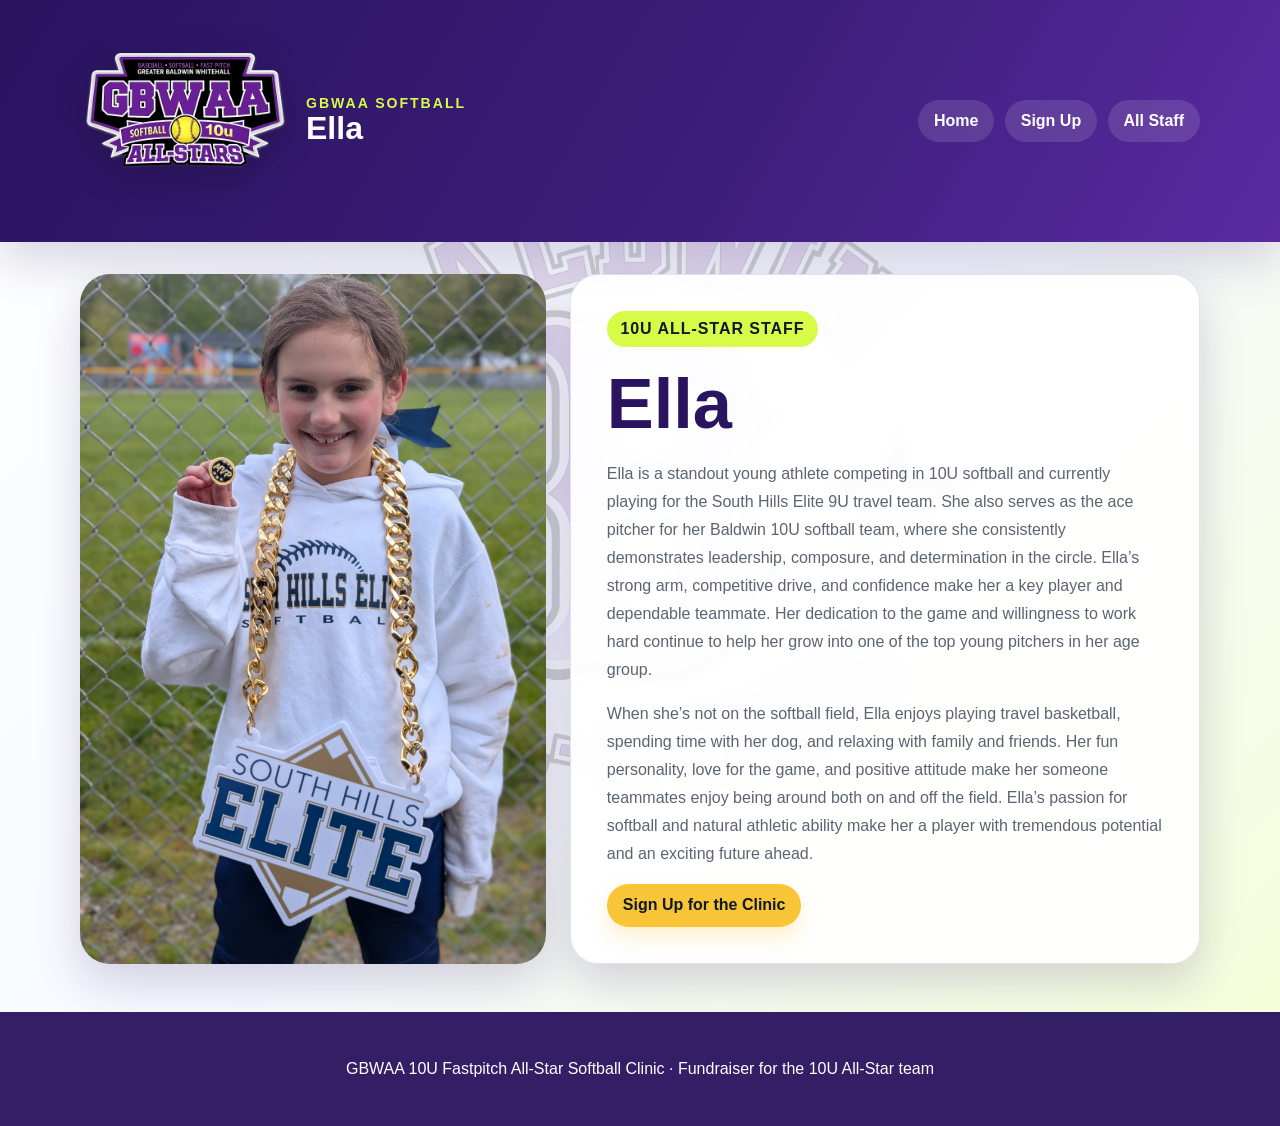
<file: meet-the-staff/Ella.html>
<!doctype html>
<html lang="en">
  <head>
    <meta charset="utf-8" />
    <meta name="viewport" content="width=device-width, initial-scale=1" />
    <title>Ella | GBWAA 10U All-Star Clinic Staff</title>
    <meta
      name="description"
      content="Meet Ella, a GBWAA 10U All-Star clinic staff member and fastpitch softball pitcher."
    />
    <meta property="og:image" content="../public/gbwaa-softball-logo.png" />
    <meta property="og:image:width" content="1024" />
    <meta property="og:image:height" content="1024" />
    <meta property="og:image:type" content="image/png" />
    <meta property="og:image:alt" content="GBWAA Softball logo" />
    <meta name="twitter:card" content="summary" />
    <meta name="twitter:image" content="../public/gbwaa-softball-logo.png" />
    <link rel="stylesheet" href="../public/styles.css" />
  </head>
  <body>
    <header class="banner">
      <nav class="navbar" aria-label="Primary navigation">
        <a class="brand" href="../index.html">
          <img
            class="logo"
            src="../public/gbwaa-softball-logo.png"
            alt="GBWAA Softball logo"
          />
          <span class="brand-text"
            ><span>GBWAA Softball</span><strong>Ella</strong></span
          >
        </a>
        <div class="navlinks">
          <a href="../index.html">Home</a>
          <a href="../signup.html">Sign Up</a>
          <a href="index.html">All Staff</a>
        </div>
      </nav>
    </header>

    <main class="staff-hero">
      <img
        class="staff-photo"
        src="Ella.jpg"
        alt="Ella, 10U all-star softball player"
      />
      <article class="card staff-bio">
        <span class="fundraiser-badge">10U All-Star Staff</span>
        <h1>Ella</h1>
        <p>
          Ella is a standout young athlete competing in 10U softball and
          currently playing for the South Hills Elite 9U travel team. She also
          serves as the ace pitcher for her Baldwin 10U softball team, where she
          consistently demonstrates leadership, composure, and determination in
          the circle. Ella’s strong arm, competitive drive, and confidence make
          her a key player and dependable teammate. Her dedication to the game
          and willingness to work hard continue to help her grow into one of the
          top young pitchers in her age group.
        </p>
        <p>
          When she’s not on the softball field, Ella enjoys playing travel
          basketball, spending time with her dog, and relaxing with family and
          friends. Her fun personality, love for the game, and positive attitude
          make her someone teammates enjoy being around both on and off the
          field. Ella’s passion for softball and natural athletic ability make
          her a player with tremendous potential and an exciting future ahead.
        </p>
        <a class="button" href="../signup.html">Sign Up for the Clinic</a>
      </article>
    </main>

    <footer>
      <p>
        GBWAA 10U Fastpitch All-Star Softball Clinic · Fundraiser for the 10U
        All-Star team
      </p>
    </footer>
  </body>
</html>
</file>
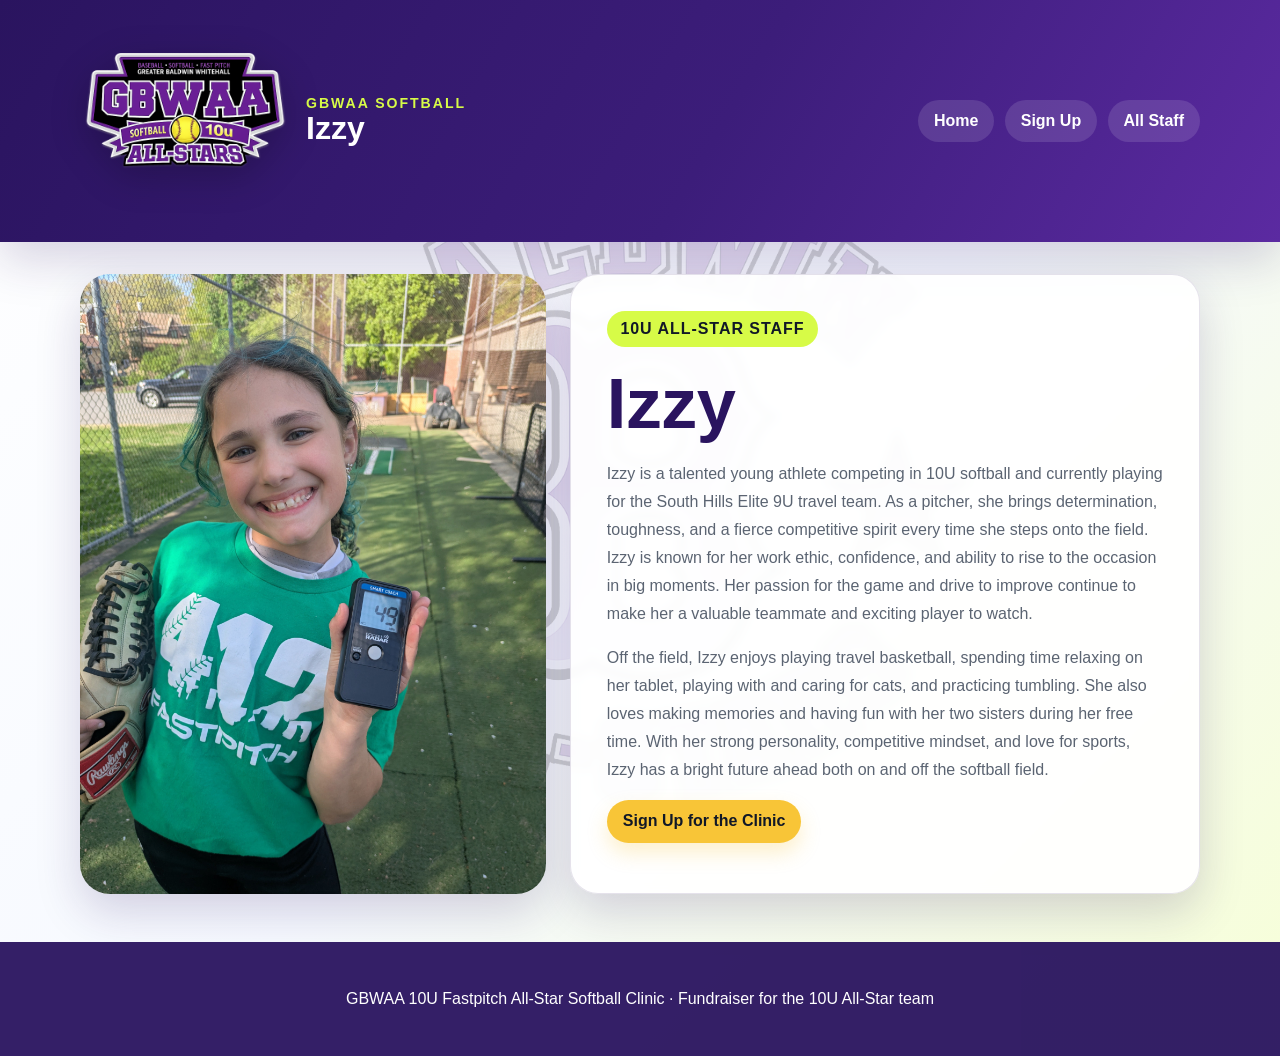
<file: meet-the-staff/Izzy.html>
<!doctype html>
<html lang="en">
  <head>
    <meta charset="utf-8" />
    <meta name="viewport" content="width=device-width, initial-scale=1" />
    <title>Izzy | GBWAA 10U All-Star Clinic Staff</title>
    <meta
      name="description"
      content="Meet Izzy, a GBWAA 10U All-Star clinic staff member and fastpitch softball pitcher."
    />
    <meta property="og:image" content="../public/gbwaa-softball-logo.png" />
    <meta property="og:image:width" content="1024" />
    <meta property="og:image:height" content="1024" />
    <meta property="og:image:type" content="image/png" />
    <meta property="og:image:alt" content="GBWAA Softball logo" />
    <meta name="twitter:card" content="summary" />
    <meta name="twitter:image" content="../public/gbwaa-softball-logo.png" />
    <link rel="stylesheet" href="../public/styles.css" />
  </head>
  <body>
    <header class="banner">
      <nav class="navbar" aria-label="Primary navigation">
        <a class="brand" href="../index.html">
          <img
            class="logo"
            src="../public/gbwaa-softball-logo.png"
            alt="GBWAA Softball logo"
          />
          <span class="brand-text"
            ><span>GBWAA Softball</span><strong>Izzy</strong></span
          >
        </a>
        <div class="navlinks">
          <a href="../index.html">Home</a>
          <a href="../signup.html">Sign Up</a>
          <a href="index.html">All Staff</a>
        </div>
      </nav>
    </header>

    <main class="staff-hero">
      <img
        class="staff-photo"
        src="Izzy.jpg"
        alt="Izzy, 10U all-star softball player"
      />
      <article class="card staff-bio">
        <span class="fundraiser-badge">10U All-Star Staff</span>
        <h1>Izzy</h1>
        <p>
          Izzy is a talented young athlete competing in 10U softball and
          currently playing for the South Hills Elite 9U travel team. As a
          pitcher, she brings determination, toughness, and a fierce competitive
          spirit every time she steps onto the field. Izzy is known for her work
          ethic, confidence, and ability to rise to the occasion in big moments.
          Her passion for the game and drive to improve continue to make her a
          valuable teammate and exciting player to watch.
        </p>
        <p>
          Off the field, Izzy enjoys playing travel basketball, spending time
          relaxing on her tablet, playing with and caring for cats, and
          practicing tumbling. She also loves making memories and having fun
          with her two sisters during her free time. With her strong
          personality, competitive mindset, and love for sports, Izzy has a
          bright future ahead both on and off the softball field.
        </p>
        <a class="button" href="../signup.html">Sign Up for the Clinic</a>
      </article>
    </main>

    <footer>
      <p>
        GBWAA 10U Fastpitch All-Star Softball Clinic · Fundraiser for the 10U
        All-Star team
      </p>
    </footer>
  </body>
</html>
</file>
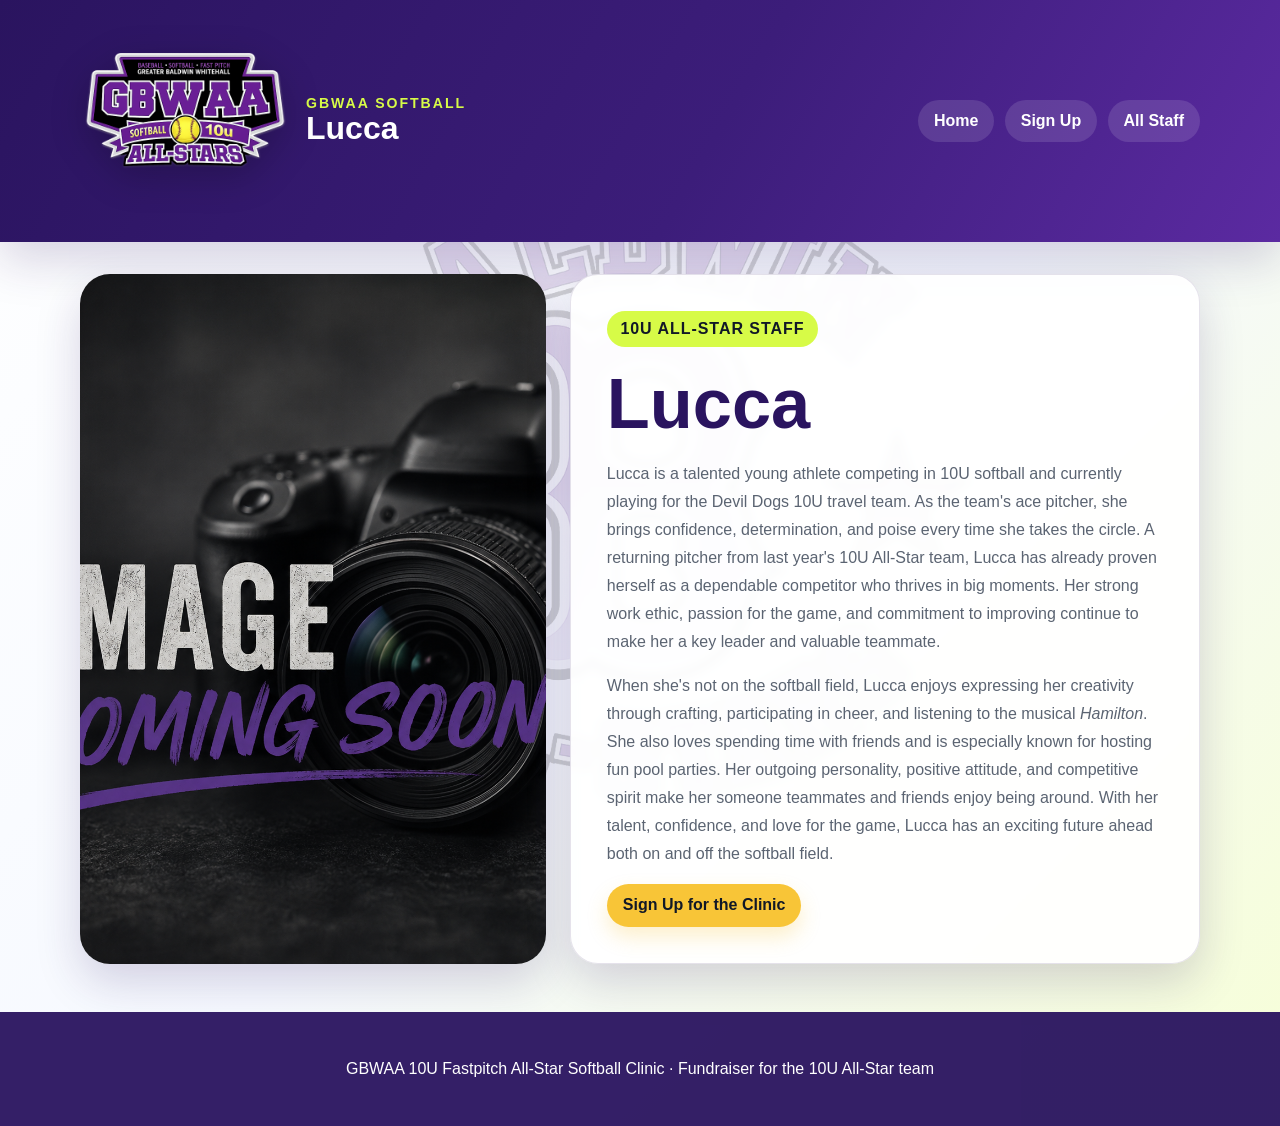
<file: meet-the-staff/Lucca.html>
<!doctype html>
<html lang="en">
  <head>
    <meta charset="utf-8" />
    <meta name="viewport" content="width=device-width, initial-scale=1" />
    <title>Lucca | GBWAA 10U All-Star Clinic Staff</title>
    <meta
      name="description"
      content="Meet Lucca, a GBWAA 10U All-Star clinic staff member."
    />
    <meta property="og:image" content="../public/gbwaa-softball-logo.png" />
    <meta property="og:image:width" content="1024" />
    <meta property="og:image:height" content="1024" />
    <meta property="og:image:type" content="image/png" />
    <meta property="og:image:alt" content="GBWAA Softball logo" />
    <meta name="twitter:card" content="summary" />
    <meta name="twitter:image" content="../public/gbwaa-softball-logo.png" />
    <link rel="stylesheet" href="../public/styles.css" />
  </head>
  <body>
    <header class="banner">
      <nav class="navbar" aria-label="Primary navigation">
        <a class="brand" href="../index.html">
          <img
            class="logo"
            src="../public/gbwaa-softball-logo.png"
            alt="GBWAA Softball logo"
          />
          <span class="brand-text"
            ><span>GBWAA Softball</span><strong>Lucca</strong></span
          >
        </a>
        <div class="navlinks">
          <a href="../index.html">Home</a>
          <a href="../signup.html">Sign Up</a>
          <a href="index.html">All Staff</a>
        </div>
      </nav>
    </header>

    <main class="staff-hero">
      <img
        class="staff-photo"
        src="Lucca.jpg"
        alt="Lucca, 10U all-star softball player"
      />
      <article class="card staff-bio">
        <span class="fundraiser-badge">10U All-Star Staff</span>
        <h1>Lucca</h1>
        <p>
          Lucca is a talented young athlete competing in 10U softball and
          currently playing for the Devil Dogs 10U travel team. As the team's
          ace pitcher, she brings confidence, determination, and poise every
          time she takes the circle. A returning pitcher from last year's 10U
          All-Star team, Lucca has already proven herself as a dependable
          competitor who thrives in big moments. Her strong work ethic, passion
          for the game, and commitment to improving continue to make her a key
          leader and valuable teammate.
        </p>
        <p>
          When she's not on the softball field, Lucca enjoys expressing her
          creativity through crafting, participating in cheer, and listening to
          the musical <em>Hamilton</em>. She also loves spending time with
          friends and is especially known for hosting fun pool parties. Her
          outgoing personality, positive attitude, and competitive spirit make
          her someone teammates and friends enjoy being around. With her talent,
          confidence, and love for the game, Lucca has an exciting future ahead
          both on and off the softball field.
        </p>
        <a class="button" href="../signup.html">Sign Up for the Clinic</a>
      </article>
    </main>

    <footer>
      <p>
        GBWAA 10U Fastpitch All-Star Softball Clinic · Fundraiser for the 10U
        All-Star team
      </p>
    </footer>
  </body>
</html>
</file>
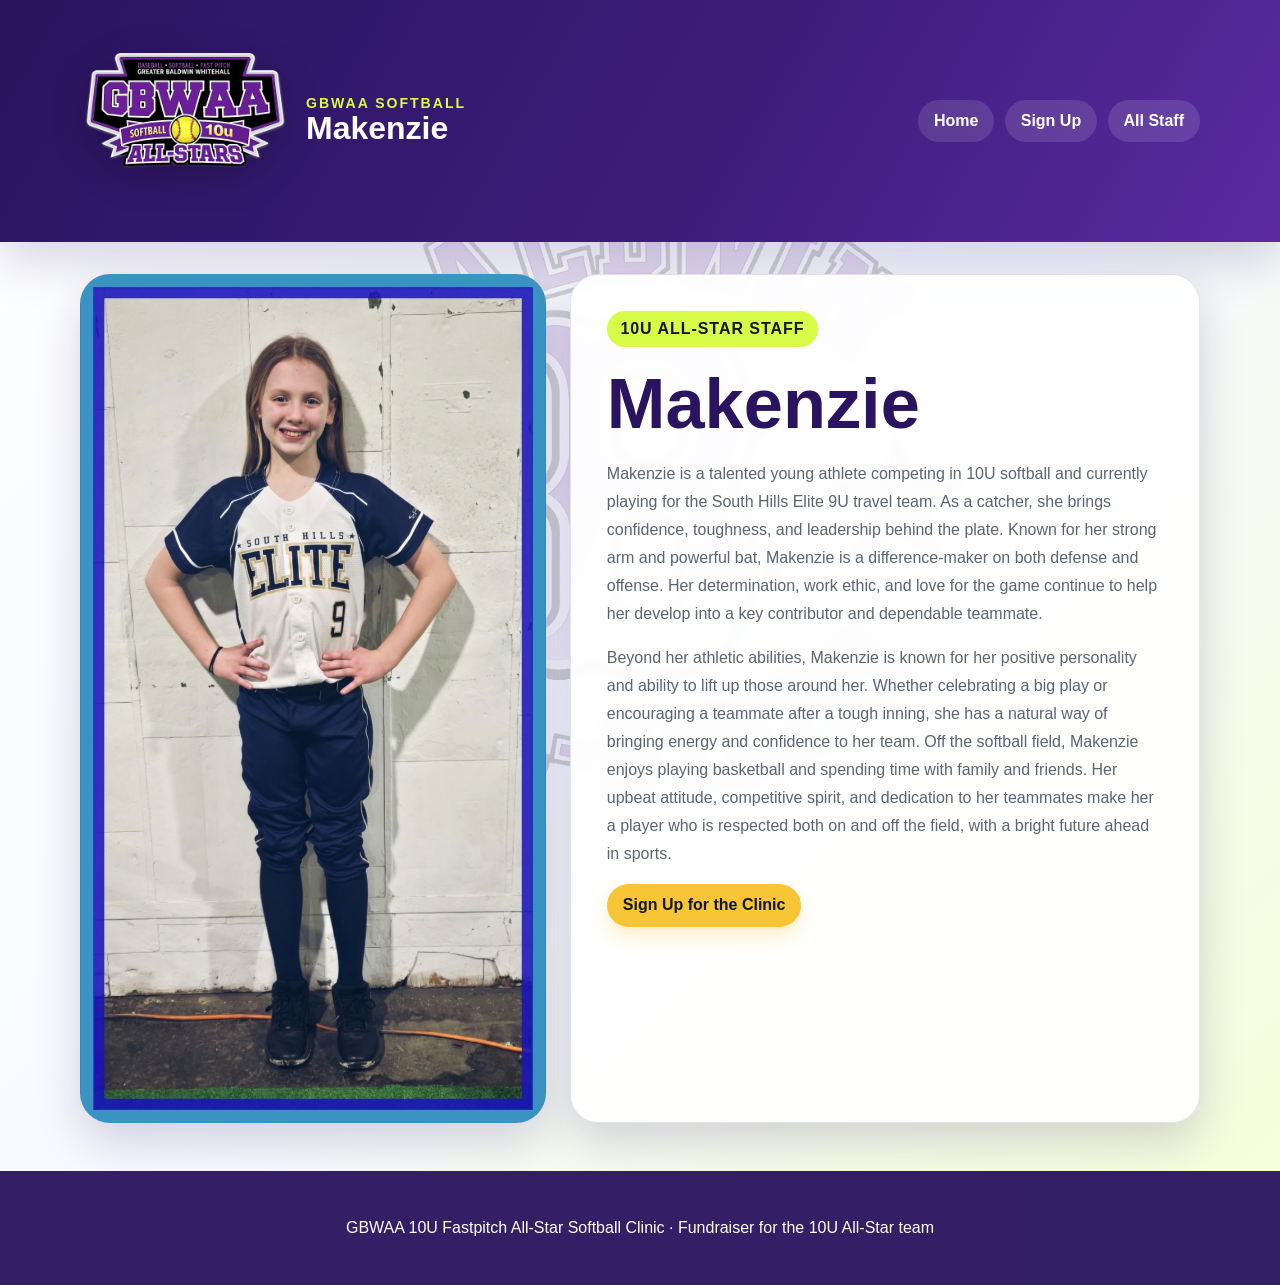
<file: meet-the-staff/Makenzie.html>
<!doctype html>
<html lang="en">
  <head>
    <meta charset="utf-8" />
    <meta name="viewport" content="width=device-width, initial-scale=1" />
    <title>Makenzie | GBWAA 10U All-Star Clinic Staff</title>
    <meta
      name="description"
      content="Meet Makenzie, a GBWAA 10U All-Star clinic staff member."
    />
    <meta property="og:image" content="../public/gbwaa-softball-logo.png" />
    <meta property="og:image:width" content="1024" />
    <meta property="og:image:height" content="1024" />
    <meta property="og:image:type" content="image/png" />
    <meta property="og:image:alt" content="GBWAA Softball logo" />
    <meta name="twitter:card" content="summary" />
    <meta name="twitter:image" content="../public/gbwaa-softball-logo.png" />
    <link rel="stylesheet" href="../public/styles.css" />
  </head>
  <body>
    <header class="banner">
      <nav class="navbar" aria-label="Primary navigation">
        <a class="brand" href="../index.html">
          <img
            class="logo"
            src="../public/gbwaa-softball-logo.png"
            alt="GBWAA Softball logo"
          />
          <span class="brand-text"
            ><span>GBWAA Softball</span><strong>Makenzie</strong></span
          >
        </a>
        <div class="navlinks">
          <a href="../index.html">Home</a>
          <a href="../signup.html">Sign Up</a>
          <a href="index.html">All Staff</a>
        </div>
      </nav>
    </header>

    <main class="staff-hero">
      <img
        class="staff-photo"
        src="Makenzie.jpg"
        alt="Makenzie, 10U all-star softball player"
      />
      <article class="card staff-bio">
        <span class="fundraiser-badge">10U All-Star Staff</span>
        <h1>Makenzie</h1>
        <p>
          Makenzie is a talented young athlete competing in 10U softball and
          currently playing for the South Hills Elite 9U travel team. As a
          catcher, she brings confidence, toughness, and leadership behind the
          plate. Known for her strong arm and powerful bat, Makenzie is a
          difference-maker on both defense and offense. Her determination, work
          ethic, and love for the game continue to help her develop into a key
          contributor and dependable teammate.
        </p>
        <p>
          Beyond her athletic abilities, Makenzie is known for her positive
          personality and ability to lift up those around her. Whether
          celebrating a big play or encouraging a teammate after a tough inning,
          she has a natural way of bringing energy and confidence to her team.
          Off the softball field, Makenzie enjoys playing basketball and
          spending time with family and friends. Her upbeat attitude,
          competitive spirit, and dedication to her teammates make her a player
          who is respected both on and off the field, with a bright future ahead
          in sports.
        </p>
        <a class="button" href="../signup.html">Sign Up for the Clinic</a>
      </article>
    </main>

    <footer>
      <p>
        GBWAA 10U Fastpitch All-Star Softball Clinic · Fundraiser for the 10U
        All-Star team
      </p>
    </footer>
  </body>
</html>
</file>
<file: public/styles.css>
:root {
  --navy: #2a145f;
  --royal: #5b2aa1;
  --gold: #f8c537;
  --softball: #d7fb47;
  --white: #ffffff;
  --ink: #1f2937;
  --muted: #5b6472;
  --card: rgba(255, 255, 255, 0.92);
  --shadow: 0 18px 45px rgba(42, 20, 95, 0.18);
}

* {
  box-sizing: border-box;
}

html {
  scroll-behavior: smooth;
}

body {
  margin: 0;
  min-height: 100vh;
  font-family: "Trebuchet MS", Arial, sans-serif;
  color: var(--ink);
  background: linear-gradient(
    135deg,
    #ffffff,
    #f6f9ff 52%,
    rgba(215, 251, 71, 0.22)
  );
}

body::before {
  content: "";
  position: fixed;
  inset: 0;
  pointer-events: none;
  background: url("baldwin-all-stars.png") center 120px / min(82vw, 780px) auto
    no-repeat;
  opacity: 0.16;
  z-index: 0;
}

header,
main,
footer {
  position: relative;
  z-index: 1;
}

a {
  color: inherit;
}

.banner {
  background: linear-gradient(120deg, var(--navy), #3c1d7a 56%, var(--royal));
  color: var(--white);
  box-shadow: var(--shadow);
}

.navbar {
  display: flex;
  align-items: center;
  justify-content: space-between;
  gap: 1.5rem;
  width: min(1120px, calc(100% - 2rem));
  margin: 0 auto;
  padding: 1rem 0;
}

.brand {
  display: flex;
  align-items: center;
  gap: 1rem;
  text-decoration: none;
}

.logo {
  width: clamp(132px, 17vw, 210px);
  height: auto;
  filter: drop-shadow(0 10px 18px rgba(0, 0, 0, 0.22));
}

.brand-text span {
  display: block;
  font-size: 0.88rem;
  letter-spacing: 0.14em;
  text-transform: uppercase;
  color: var(--softball);
  font-weight: 800;
}

.brand-text strong {
  display: block;
  font-size: clamp(1.15rem, 3vw, 2rem);
  line-height: 1.1;
}

.navlinks {
  display: flex;
  align-items: center;
  flex-wrap: wrap;
  justify-content: flex-end;
  gap: 0.65rem;
}

.navlinks a,
.button {
  display: inline-flex;
  align-items: center;
  justify-content: center;
  border-radius: 999px;
  padding: 0.78rem 1rem;
  font-weight: 800;
  text-decoration: none;
  transition:
    transform 160ms ease,
    box-shadow 160ms ease,
    background 160ms ease;
}

.navlinks a {
  background: rgba(255, 255, 255, 0.12);
  color: var(--white);
}

.navlinks a:hover,
.button:hover {
  transform: translateY(-2px);
}

.button {
  border: 0;
  cursor: pointer;
  background: var(--gold);
  color: #111827;
  box-shadow: 0 10px 20px rgba(248, 197, 55, 0.25);
}

.button:disabled {
  cursor: wait;
  opacity: 0.72;
  transform: none;
}

.button.secondary {
  background: var(--navy);
  color: var(--white);
}

.hero {
  width: min(1120px, calc(100% - 2rem));
  margin: 0 auto;
  padding: clamp(3rem, 7vw, 6rem) 0 clamp(3rem, 6vw, 5rem);
  display: grid;
  grid-template-columns: minmax(0, 1.25fr) minmax(280px, 0.75fr);
  gap: 2rem;
  align-items: center;
}

.hero h1 {
  margin: 0 0 1rem;
  font-size: clamp(2.35rem, 6vw, 5rem);
  line-height: 0.95;
  letter-spacing: -0.05em;
}

.hero p {
  font-size: clamp(1.08rem, 2vw, 1.35rem);
  line-height: 1.65;
  margin: 0 0 1.5rem;
  max-width: 760px;
}

.fundraiser-badge {
  display: inline-flex;
  align-items: center;
  gap: 0.5rem;
  margin-bottom: 1rem;
  border-radius: 999px;
  padding: 0.55rem 0.85rem;
  color: #111827;
  background: var(--softball);
  font-weight: 900;
  text-transform: uppercase;
  letter-spacing: 0.06em;
}

.hero-card,
.card,
.form-card {
  background: var(--card);
  border: 1px solid rgba(42, 20, 95, 0.12);
  border-radius: 28px;
  box-shadow: var(--shadow);
  backdrop-filter: blur(4px);
}

.hero-card {
  padding: 1.5rem;
  color: var(--ink);
  background: rgba(255, 255, 255, 0.97);
}

.hero-card li {
  color: var(--muted);
}

.hero-card h2,
.card h2,
.form-card h1 {
  color: var(--navy);
  margin-top: 0;
}

.hero-card ul,
.card ul {
  padding-left: 1.2rem;
  line-height: 1.7;
}

.section {
  width: min(1120px, calc(100% - 2rem));
  margin: 0 auto;
  padding: 3rem 0;
}

.section-title {
  max-width: 820px;
  margin-bottom: 1.5rem;
}

.section-title p,
.card p,
.staff-bio p,
.form-card p {
  color: var(--muted);
  line-height: 1.75;
}

.grid {
  display: grid;
  grid-template-columns: repeat(3, minmax(0, 1fr));
  gap: 1.25rem;
}

.two-grid {
  display: grid;
  grid-template-columns: repeat(2, minmax(0, 1fr));
  gap: 1.25rem;
}

.card {
  padding: 1.4rem;
}

.card .icon {
  display: inline-grid;
  place-items: center;
  width: 3rem;
  height: 3rem;
  border-radius: 1rem;
  background: rgba(215, 251, 71, 0.55);
  font-size: 1.45rem;
}

.callout {
  display: grid;
  grid-template-columns: 1fr auto;
  gap: 1rem;
  align-items: center;
  padding: 1.5rem;
  border-radius: 28px;
  background: linear-gradient(
    120deg,
    rgba(42, 20, 95, 0.96),
    rgba(91, 42, 161, 0.92)
  );
  color: var(--white);
  box-shadow: var(--shadow);
}

.callout p {
  margin: 0.35rem 0 0;
  color: rgba(255, 255, 255, 0.85);
}

.staff-card {
  overflow: hidden;
  padding: 0;
}

.staff-card img {
  width: 100%;
  height: 360px;
  object-fit: contain;
  object-position: center center;
  display: block;
  background: linear-gradient(
    135deg,
    rgba(246, 249, 255, 0.96),
    rgba(215, 251, 71, 0.18)
  );
}

.staff-card-content {
  padding: 1.25rem;
}

.form-card {
  width: min(760px, calc(100% - 2rem));
  margin: 3rem auto;
  padding: clamp(1.25rem, 4vw, 2rem);
}

.form-grid {
  display: grid;
  gap: 1rem;
}

label {
  display: grid;
  gap: 0.45rem;
  font-weight: 800;
  color: var(--navy);
}

input,
select,
textarea {
  width: 100%;
  border: 2px solid rgba(42, 20, 95, 0.16);
  border-radius: 16px;
  padding: 0.9rem 1rem;
  font: inherit;
  background: rgba(255, 255, 255, 0.88);
}

input:focus,
select:focus,
textarea:focus {
  outline: 3px solid rgba(248, 197, 55, 0.45);
  border-color: var(--royal);
}

.note {
  font-size: 0.95rem;
  color: var(--muted);
}

.form-status {
  min-height: 1.5rem;
  margin: 0;
  font-weight: 800;
}

.form-status.success {
  color: #136f38;
}

.form-status.error {
  color: #b91c1c;
}

.payment-alert {
  margin: 0;
  padding: 0.9rem 1rem;
  border: 2px solid rgba(248, 197, 55, 0.85);
  border-radius: 16px;
  background: rgba(248, 197, 55, 0.24);
  color: #5c3a00;
  font-weight: 900;
  line-height: 1.55;
}

.signup-response-frame {
  display: none;
}

.confirmation-card {
  max-width: 860px;
}

.submission-details {
  display: grid;
  gap: 0.85rem;
  margin: 1.5rem 0;
}

.submission-details div {
  display: grid;
  gap: 0.3rem;
  padding: 1rem;
  border: 1px solid rgba(42, 20, 95, 0.12);
  border-radius: 18px;
  background: rgba(255, 255, 255, 0.72);
}

.submission-details dt {
  color: var(--navy);
  font-weight: 900;
}

.submission-details dd {
  margin: 0;
  color: var(--muted);
  line-height: 1.55;
  overflow-wrap: anywhere;
}

.confirmation-actions {
  display: flex;
  flex-wrap: wrap;
  gap: 0.75rem;
  margin-top: 1.25rem;
}

.staff-hero {
  width: min(1120px, calc(100% - 2rem));
  margin: 2rem auto 0;
  display: grid;
  grid-template-columns: minmax(280px, 0.85fr) minmax(0, 1.15fr);
  gap: 1.5rem;
  align-items: stretch;
}

.staff-photo {
  width: 100%;
  min-height: 520px;
  object-fit: cover;
  border-radius: 30px;
  box-shadow: var(--shadow);
}

.staff-bio {
  padding: clamp(1.25rem, 4vw, 2.25rem);
}

.staff-bio h1 {
  margin: 0 0 0.5rem;
  color: var(--navy);
  font-size: clamp(2.35rem, 6vw, 4.4rem);
}

footer {
  margin-top: 3rem;
  padding: 2rem 1rem;
  text-align: center;
  background: rgba(42, 20, 95, 0.95);
  color: var(--white);
}

@media (max-width: 860px) {
  .navbar,
  .hero,
  .callout,
  .staff-hero {
    grid-template-columns: 1fr;
  }

  .navbar {
    display: grid;
    justify-items: start;
  }

  .navlinks {
    justify-content: flex-start;
  }

  .grid,
  .two-grid {
    grid-template-columns: 1fr;
  }

  .staff-card img {
    height: 300px;
  }

  .staff-photo {
    min-height: 360px;
  }
}
</file>
